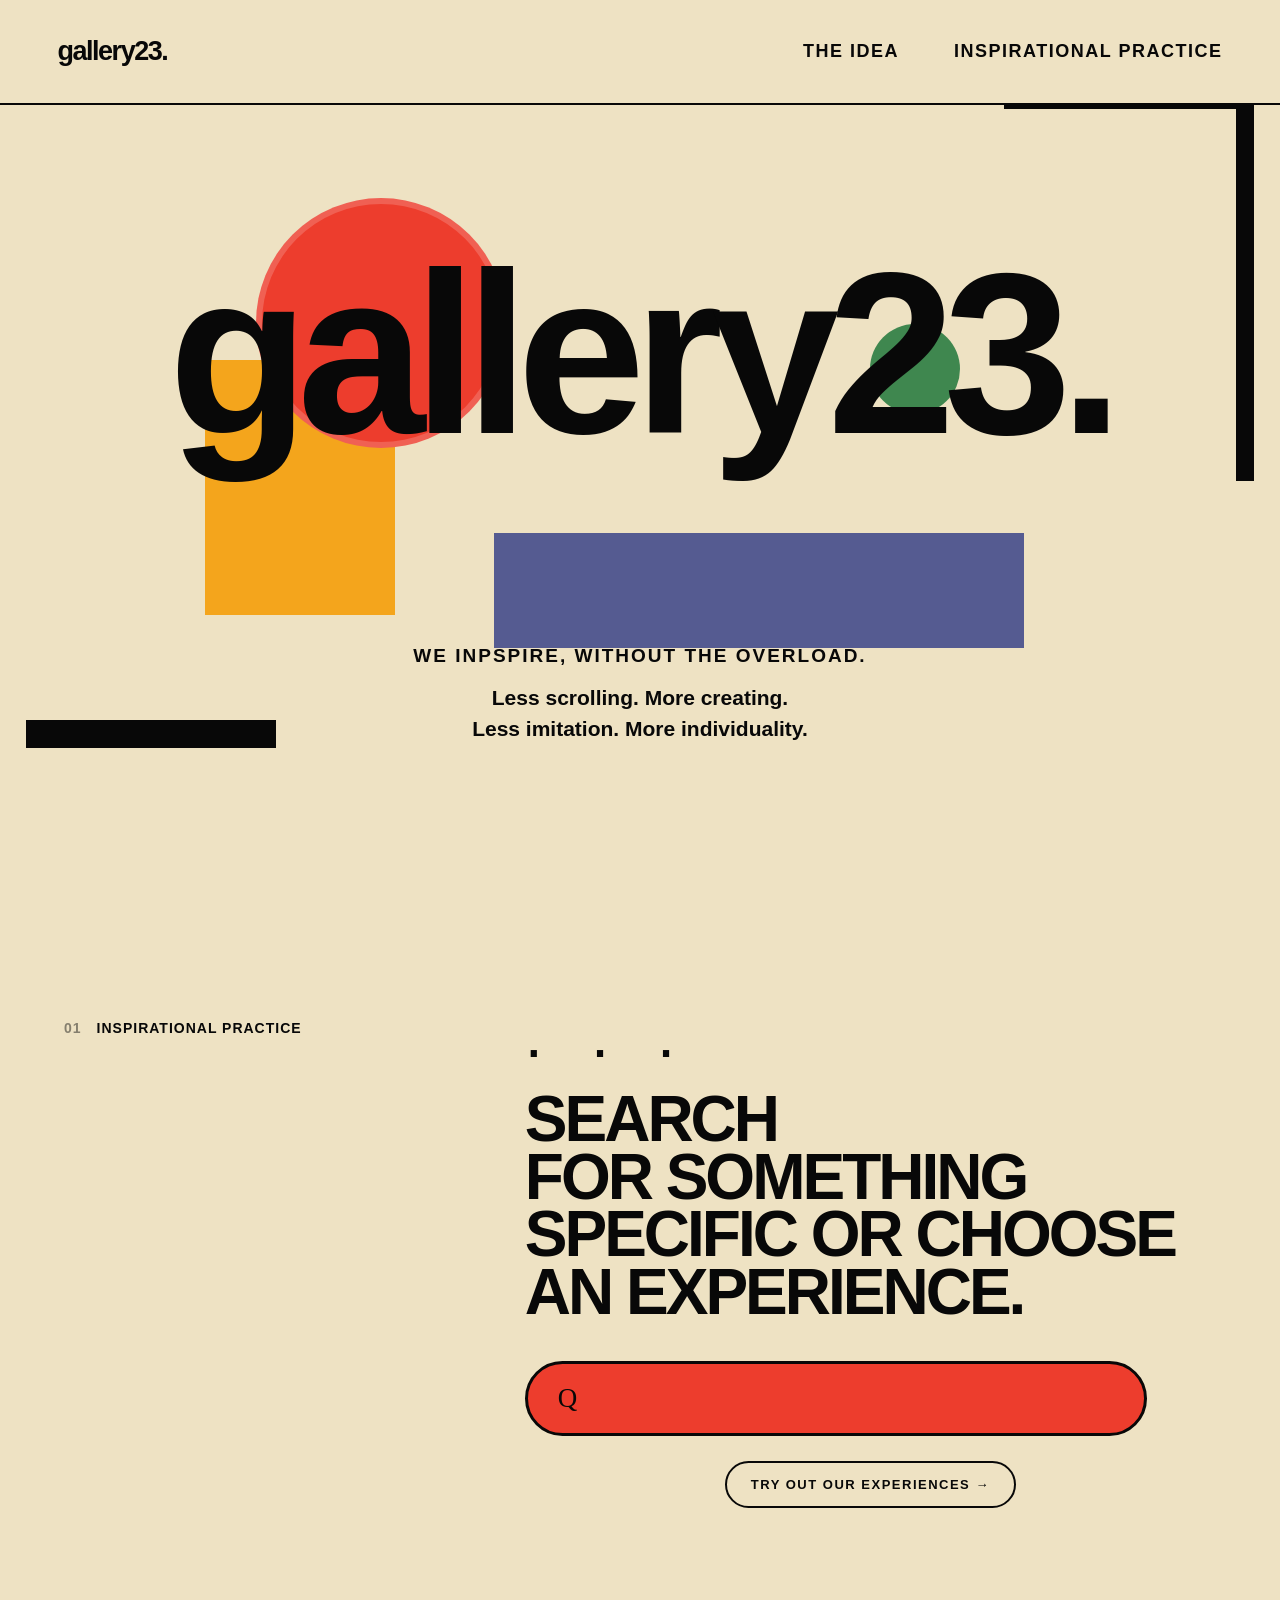
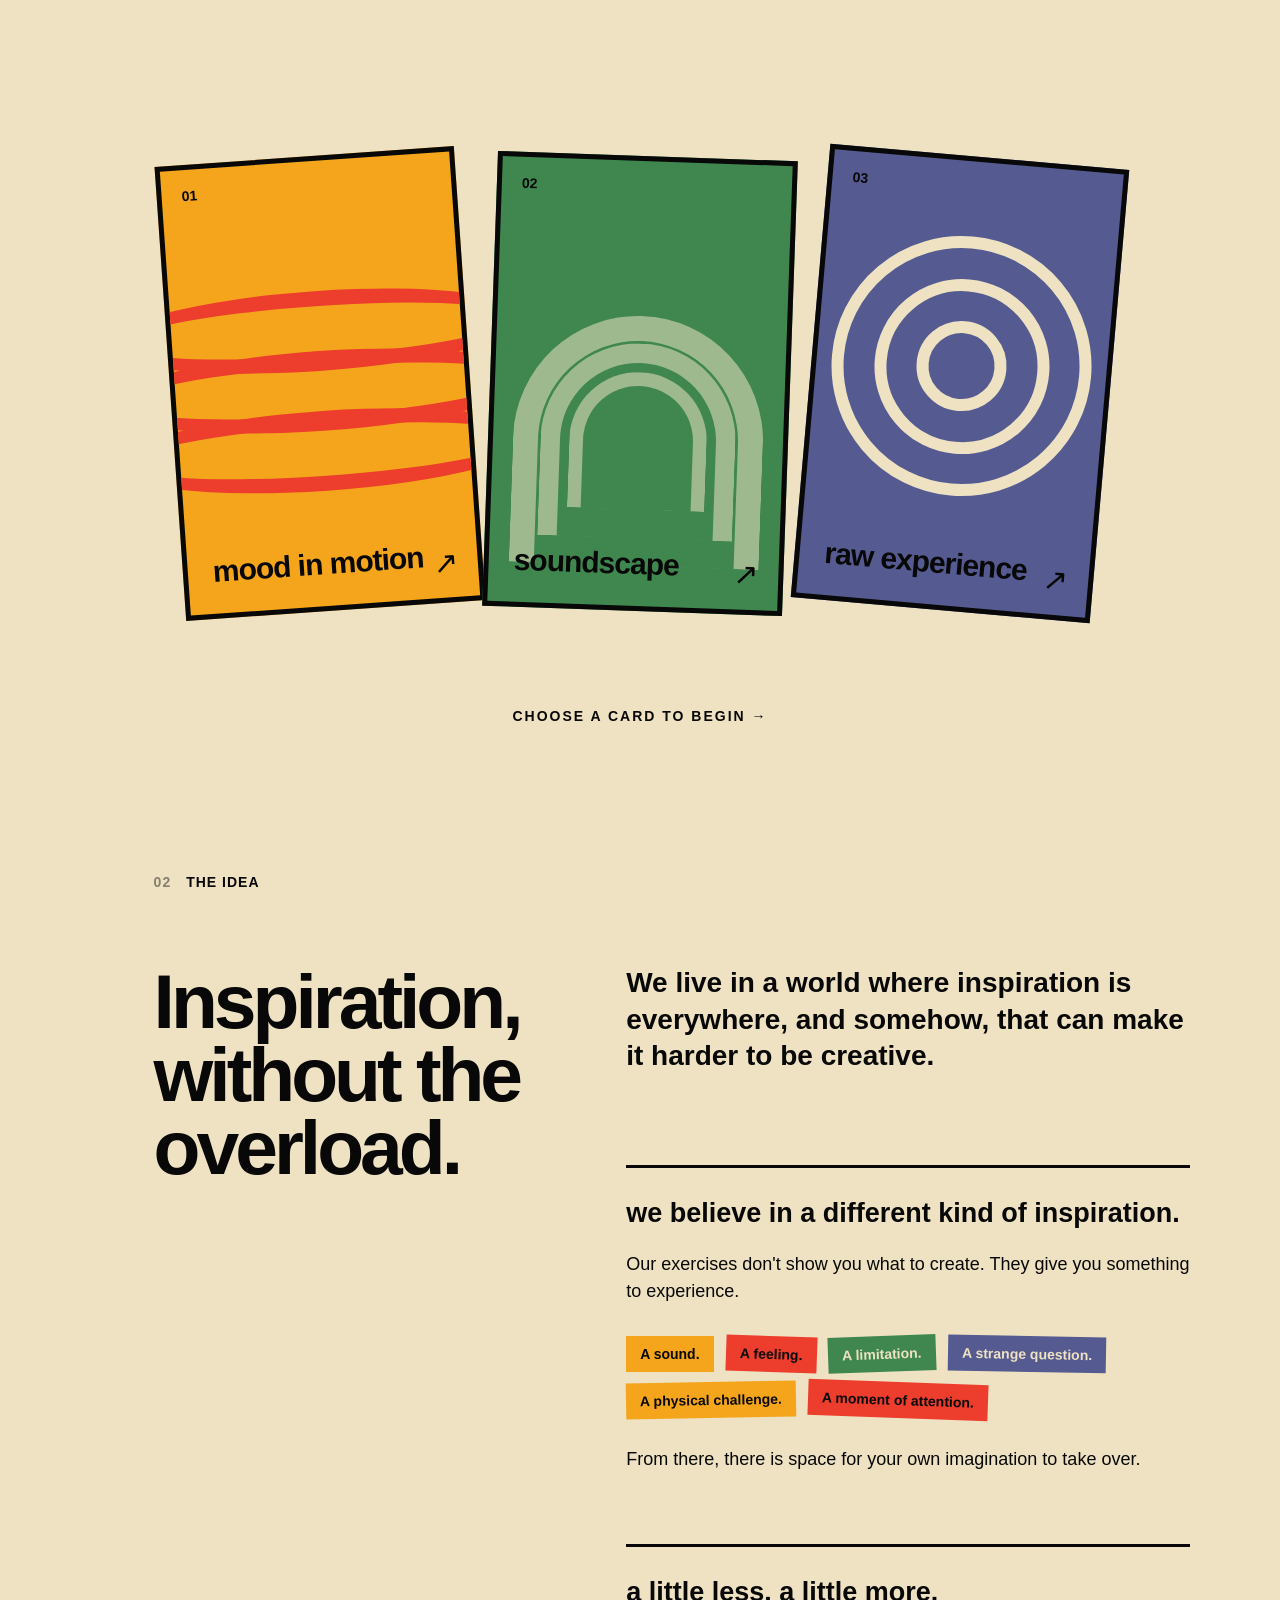
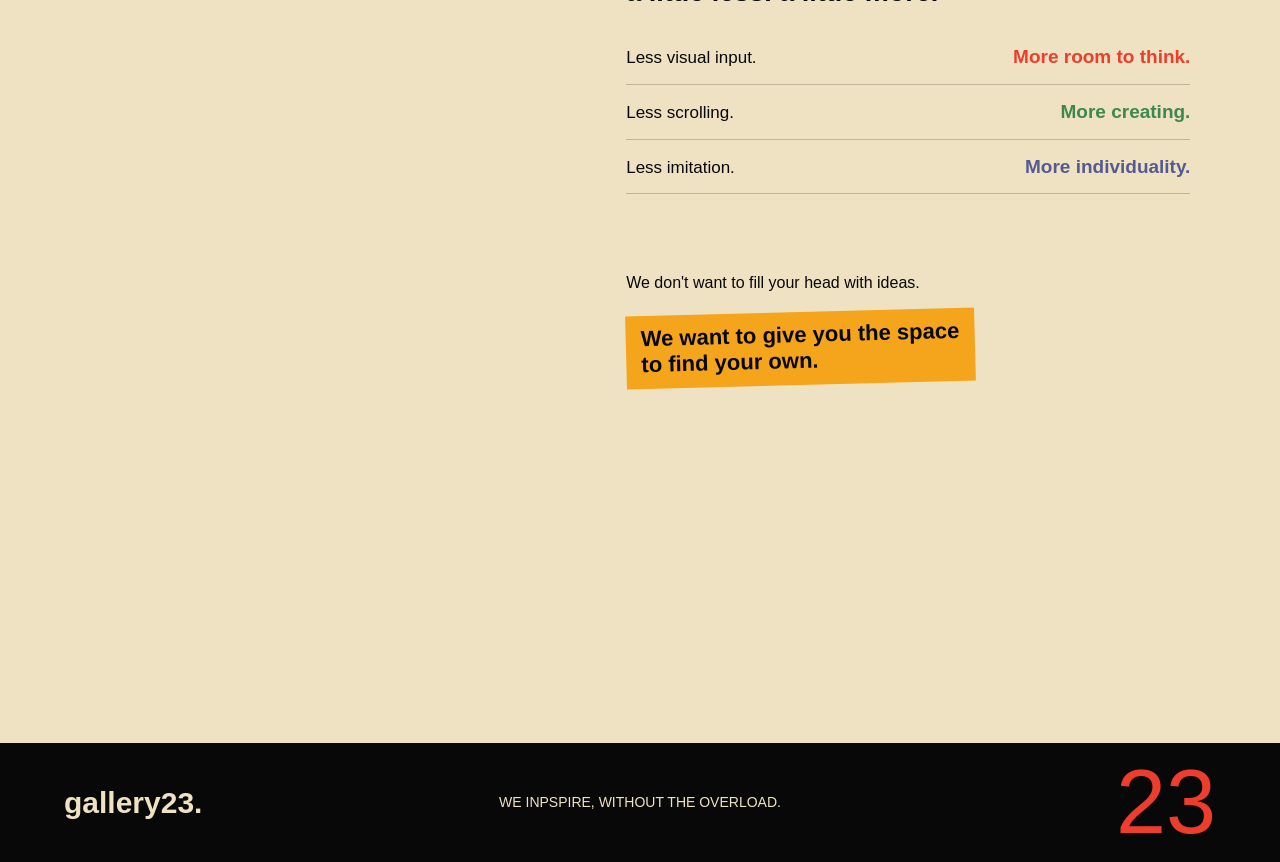
<file: index.html>
<!DOCTYPE html>
<html lang="en">

<head>

    <meta charset="UTF-8">
    <meta name="viewport" content="width=device-width, initial-scale=1.0">

    <title>Inspiration — Gallery23</title>

    <link rel="stylesheet" href="css/style.css">

    <script src="js/gallery.js" defer></script>

</head>

<body>

    <!-- =====================================================
         NAVIGATION
    ====================================================== -->

    <nav class="navbar">

        <a href="index.html" class="nav-logo">
            gallery23.
        </a>

        <div class="nav-links">
            <a href="#the-idea">the idea</a>
            <a href="#inspirational-practice">inspirational practice</a>
        </div>

    </nav>



    <!-- =====================================================
         HERO
    ====================================================== -->

    <main>

        <section class="hero">

            <!-- decorative shapes -->

            <div class="hero-shape orange-circle"></div>

            <div class="hero-shape orange-block"></div>

            <div class="hero-line line-left"></div>

            <div class="hero-line line-right"></div>

            <div class="hero-shape green-circle"></div>

            <div class="hero-shape blue-block"></div>


            <div class="hero-title">

                <h1>gallery23.</h1>

                <div class="hero-message">
                    <p>WE INPSPIRE, WITHOUT THE OVERLOAD.</p>

                    <p>
                        Less scrolling. More creating.<br>
                        Less imitation. More individuality.
                    </p>
                </div>

            </div>

        </section>



        <!-- =====================================================
             INSPIRATIONAL PRACTICE
        ====================================================== -->

        <section class="practice-section" id="inspirational-practice">


            <div class="practice-header">

                <div class="section-label">
                    <span>01</span>
                    <span>INSPIRATIONAL PRACTICE</span>
                </div>


                <div class="practice-question">

                    <span class="dots">. . .</span>

                    <h2>
                        SEARCH <br> FOR 
                        SOMETHING SPECIFIC OR 
                        CHOOSE AN EXPERIENCE. <br>
                
                    </h2>

            
                    <div class="search-bar">

                        <span class="search-icon">Q</span>

                        <input
                            type="text"
                            placeholder=""
                            aria-label="Search inspirational practices"
                        >

                    </div>

                    <a href="#cards" class="see-cards-button">
                        TRY OUT OUR EXPERIENCES →
                    </a>

                </div>

            </div>


<!-- =================================================
     CARD STACK
================================================== -->

<div class="card-area" id="cards">


    <!-- ================= CARD 1 ================= -->

    <article
        class="practice-card card-orange"
        data-page="mood-in-motion.html"
        data-number="01"
        data-title="mood in motion"
        data-label="A SMALL IMPULSE"
        data-description="Move what you feel. A playful exercise that turns emotions into shapes, colours and movement. Let your hand take the lead and discover what your feelings look like without having to explain them."
    >

        <div class="card-number">
            01
        </div>

        <div class="card-art">

            <div class="wave wave-1"></div>
            <div class="wave wave-2"></div>
            <div class="wave wave-3"></div>

        </div>

        <div class="card-title">
            mood in motion
        </div>

        <div class="card-arrow">
            ↗
        </div>

    </article>



    <!-- ================= CARD 2 ================= -->

    <article
        class="practice-card card-green"
        data-page="soundscape.html"
        data-number="02"
        data-title="soundscape"
        data-label="A SMALL IMPULSE"
        data-description="Listen beyond the obvious. Use sound as your starting point. Slow down, pay attention and let what you hear create unexpected images, thoughts and ideas in your mind."
    >

        <div class="card-number">
            02
        </div>

        <div class="card-art">

            <div class="green-arc arc-one"></div>
            <div class="green-arc arc-two"></div>
            <div class="green-arc arc-three"></div>

        </div>

        <div class="card-title">
            soundscape
        </div>

        <div class="card-arrow">
            ↗
        </div>

    </article>



    <!-- ================= CARD 3 ================= -->

    <article
        class="practice-card card-blue"
        data-page="raw-experience.html"
        data-number="03"
        data-title="raw experience"
        data-label="A SMALL IMPULSE"
        data-description="Step outside your usual perspective. Simple situations can become creative impulses when you really experience them. Observe, listen, notice and allow the ordinary to feel unfamiliar."
    >

        <div class="card-number">
            03
        </div>

        <div class="card-art">

            <div class="raw-circle circle-one"></div>
            <div class="raw-circle circle-two"></div>
            <div class="raw-circle circle-three"></div>

        </div>

        <div class="card-title">
            raw experience
        </div>

        <div class="card-arrow">
            ↗
        </div>

    </article>

</div>


<div class="card-instruction">
    choose a card to begin →
</div>


        <!-- =====================================================
             THE IDEA
        ====================================================== -->

        <section class="idea-section" id="the-idea">

            <div class="section-label">
                <span>02</span>
                <span>THE IDEA</span>
            </div>

            <div class="idea-grid">

                <div class="idea-heading">

                    <h2>
                        Inspiration,<br>
                        without the<br>
                        overload.
                    </h2>


                </div>

                <div class="idea-text">

                    <p class="intro-text">
                        We live in a world where inspiration is everywhere,
                        and somehow, that can make it harder to be creative.
                    </p>
<!--
                    <div class="idea-block">

                        <h3>When inspiration becomes imitation</h3>

                        <p>
                            Platforms like Pinterest give us endless images,
                            references and ideas. But when we are constantly
                            consuming other people's work, inspiration can
                            quickly turn into imitation.
                        </p>

                        <p>
                            We start with what we've seen instead of what we
                            feel, think or imagine ourselves.
                        </p>

                    </div>
-->
                    <div class="idea-block">

                        <h3>We believe in a different kind of inspiration.</h3>

                        <p>
                            Our exercises don't show you what to create.
                            They give you something to experience.
                        </p>

                        <div class="inspiration-list">
                            <span>A sound.</span>
                            <span>A feeling.</span>
                            <span>A limitation.</span>
                            <span>A strange question.</span>
                            <span>A physical challenge.</span>
                            <span>A moment of attention.</span>
                        </div>

                        <p>
                            From there, there is space for your own
                            imagination to take over.
                        </p>

                    </div>

                    <div class="idea-block idea-less-more">

                        <h3>A little less. A little more.</h3>

                        <div class="less-more-line">
                            <span>Less visual input.</span>
                            <strong>More room to think.</strong>
                        </div>

                        <div class="less-more-line">
                            <span>Less scrolling.</span>
                            <strong>More creating.</strong>
                        </div>

                        <div class="less-more-line">
                            <span>Less imitation.</span>
                            <strong>More individuality.</strong>
                        </div>

                    </div>

                    <div class="idea-closing">
                        <p>
                            We don't want to fill your head with ideas.
                        </p>

                        <p class="closing-emphasis">
                            We want to give you the space<br>
                            to find your own.
                        </p>
                    </div>

                </div>

            </div>

        </section>



<!-- =====================================================
     CARD MODAL
====================================================== -->

<div class="card-modal" id="cardModal">

    <button
        class="modal-close"
        id="modalClose"
        aria-label="Close card"
    >
        ×
    </button>


    <div class="modal-card-wrapper">

        <div class="modal-card" id="modalCard">

            <!-- FRONT -->
            <div class="modal-front">

                <div
                    class="modal-card-number"
                    id="modalNumber"
                >
                    01
                </div>

                <div
                    class="modal-art"
                    id="modalArt"
                ></div>

                <h2 id="modalTitle">
                    mood in motion
                </h2>

            </div>


            <!-- BACK -->
            <div class="modal-back">

                <div
                    class="back-label"
                    id="modalLabel"
                >
                    A SMALL IMPULSE
                </div>

                <p id="modalDescription">
                    Move what you feel.
                    A playful exercise that turns emotions
                    into shapes, colours and movement.
                </p>

                <span class="back-hint">
                    CLICK THE CARD TO RETURN
                </span>

            </div>

        </div>

    </div>


    <button
        class="flip-button"
        id="flipButton"
    >
        FLIP THE CARD ↻
    </button>


    <a
        href="#"
        class="practice-button"
        id="practiceButton"
    >
        TRY THIS INSPIRATIONAL PRACTICE →
    </a>

</div>



</main>


<!-- =====================================================
     FOOTER
===================================================== -->

<footer>

    <div class="footer-logo">
        gallery23.
    </div>

    <div class="footer-text">
        WE INPSPIRE, WITHOUT THE OVERLOAD.
    </div>

    <div class="footer-number">
        23
    </div>

</footer>
</body>

</html>
</file>
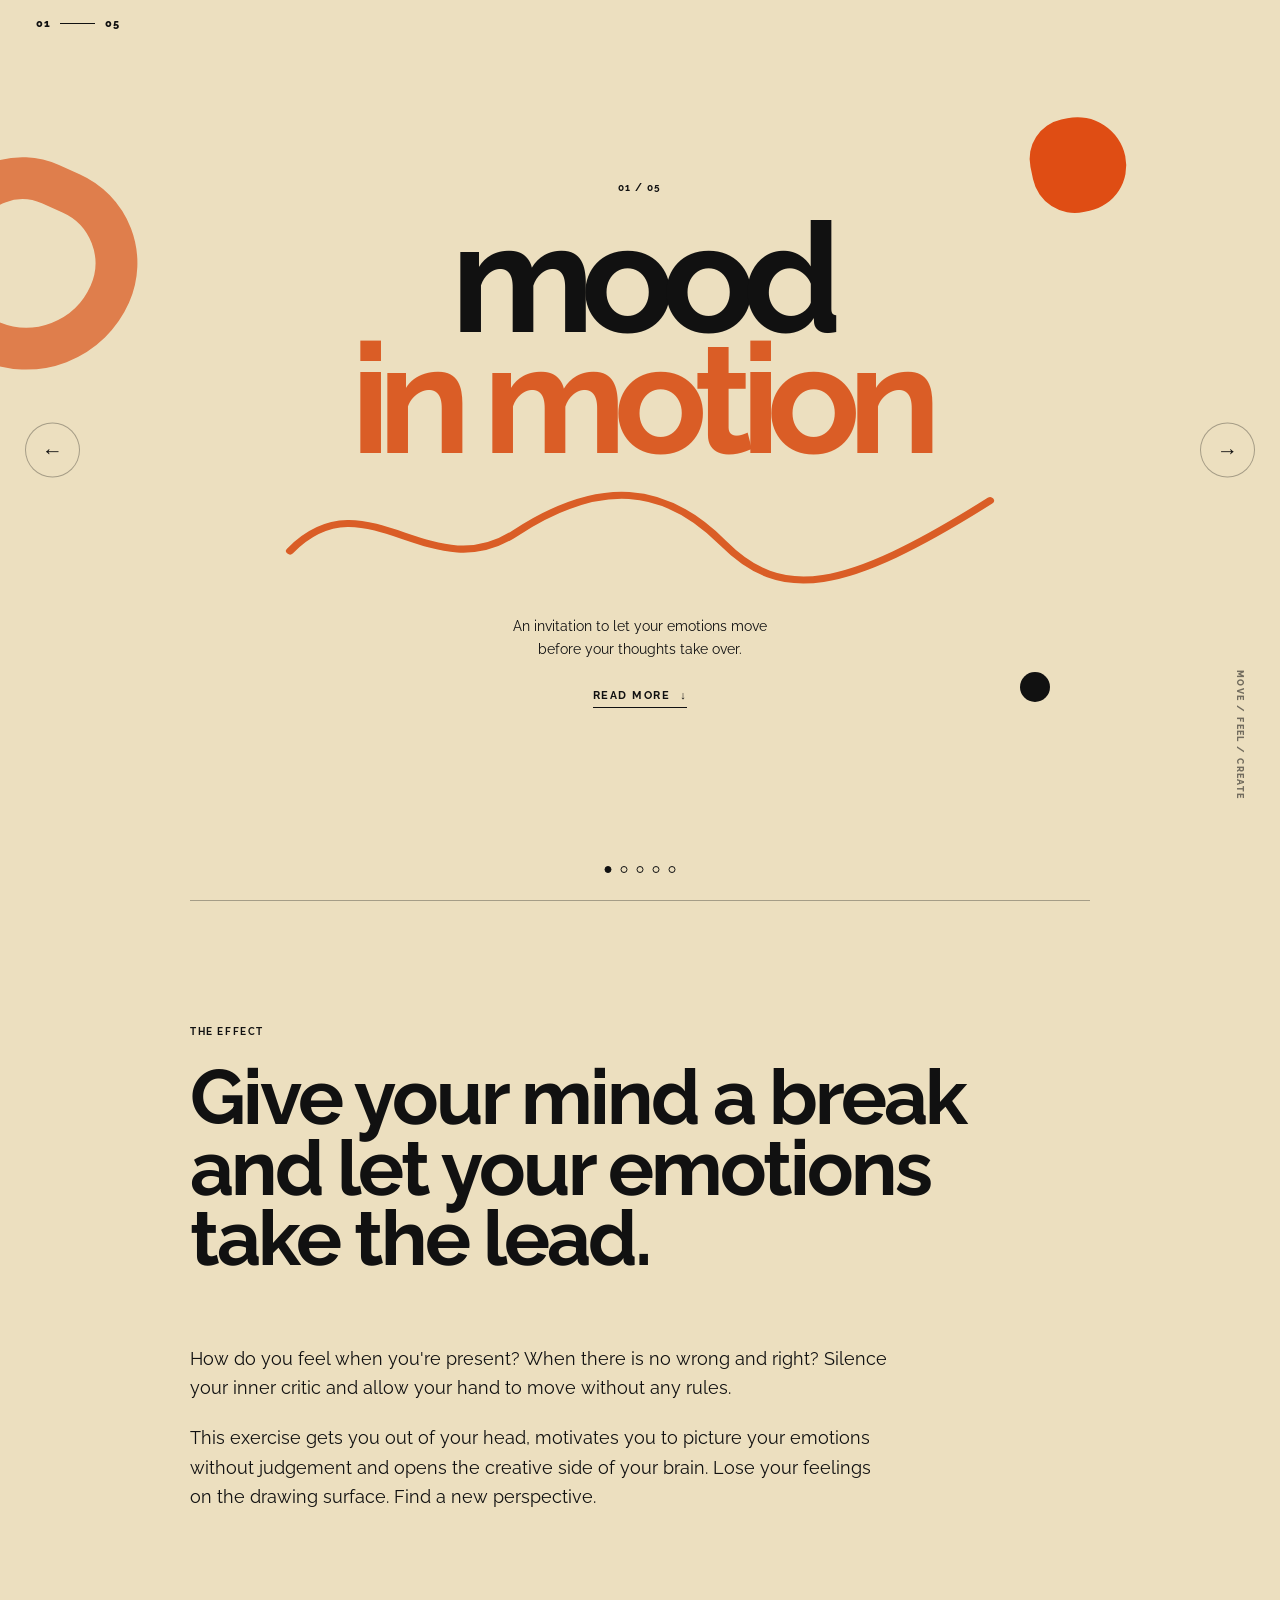
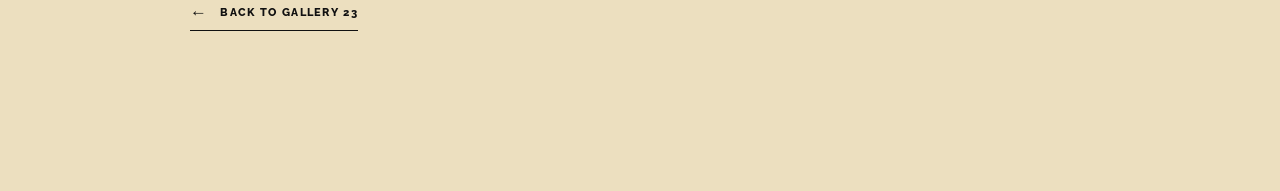
<file: pages/mood-in-motion.html>
<!DOCTYPE html>
<html lang="en">

<head>
    <meta charset="UTF-8">
    <meta name="viewport" content="width=device-width, initial-scale=1.0">

    <title>Mood in Motion</title>

    <link rel="preconnect" href="https://fonts.googleapis.com">
    <link rel="preconnect" href="https://fonts.gstatic.com" crossorigin>

    <link
        href="https://fonts.googleapis.com/css2?family=Raleway:wght@400;500;600;700;800;900&display=swap"
        rel="stylesheet"
    >

    <link rel="stylesheet" href="../css/mood-in-motion.css">
</head>

<body>

<main class="mood-page">

    <!-- =====================================================
         TOP BAR
         ===================================================== -->

    <header class="top-bar">
        <span id="slideCurrent">01</span>
        <span class="top-line"></span>
        <span>05</span>
    </header>


    <!-- =====================================================
         CAROUSEL
         ===================================================== -->

    <section class="carousel" id="carousel">

        <!-- 01 / INTRO -->
        <article class="slide slide-intro active">

            <div class="intro-shape intro-shape-one"></div>
            <div class="intro-shape intro-shape-two"></div>
            <div class="intro-shape intro-shape-three"></div>

            <div class="intro-content">

                <p class="eyebrow">01 / 05</p>

                <h1>
                    mood<br>
                    <span>in motion</span>
                </h1>

                <div class="intro-scribble" aria-hidden="true">
                    <svg viewBox="0 0 720 170" preserveAspectRatio="none">
                        <path d="M10 111 C85 24, 150 154, 235 91 S385 36, 443 102 S563 159, 710 54"/>
                    </svg>
                </div>

                <p class="intro-copy">
                    An invitation to let your emotions move<br>
                    before your thoughts take over.
                </p>
                <a href="#effect" class="read-more">
                    <span>read more</span>
                    <span>↓</span>
                </a>

            </div>

            <div class="intro-side-note">
                move / feel / create
            </div>

        </article>


        <!-- 02 / YOU NEED -->
        <article class="slide slide-needs">

            <div class="needs-decoration needs-decoration-one"></div>
            <div class="needs-decoration needs-decoration-two"></div>

            <div class="needs-content">

                <p class="eyebrow">02 / 05</p>

                <h2>
                    you need<span>…</span>
                </h2>

                <div class="needs-stage">

                    <div class="need-object paper">
                        <span class="paper-corner"></span>

                        <p>
                            something<br>
                            to draw on
                        </p>

                        <span class="paper-mark">01</span>
                    </div>


                    <div class="need-object crayons">

                        <span class="crayon crayon-one"></span>
                        <span class="crayon crayon-two"></span>
                        <span class="crayon crayon-three"></span>
                        <span class="crayon crayon-four"></span>

                        <p>colours</p>

                    </div>


                    <div class="need-object hand">

                        <span class="hand-line"></span>

                        <p>
                            and a little<br>
                            time for yourself
                        </p>

                    </div>

                </div>

                <p class="needs-footer">
                    nothing more. nothing perfect.
                </p>

            </div>

        </article>


        <!-- 03 / FEELING -->
        <article class="slide slide-feeling">

            <p class="eyebrow">03 / 05</p>

            <div class="feeling-stage">

                <div class="feeling-ring feeling-ring-one"></div>
                <div class="feeling-ring feeling-ring-two"></div>

                <h2>
                    how do <em>you</em><br>
                    feel?
                </h2>

                <div
                    class="bubble bubble-a"
                    data-feeling="energized">
                </div>

                <div
                    class="bubble bubble-b"
                    data-feeling="calm">
                </div>

                <div
                    class="bubble bubble-c"
                    data-feeling="happy">
                </div>

                <div
                    class="bubble bubble-d"
                    data-feeling="anxious">
                </div>

                <div
                    class="bubble bubble-e"
                    data-feeling="inspired">
                </div>

                <p class="bubble-hint">
                    move your cursor through your feelings
                </p>

            </div>

        </article>


        <!-- 04 / EXAMPLES -->
        <article class="slide slide-examples">

            <div class="examples-decoration examples-circle"></div>
            <div class="examples-decoration examples-star">✦</div>

            <p class="eyebrow">04 / 05</p>

            <div class="examples-content">

                <h2>
                    there is no wrong<br>
                    way to feel.
                </h2>

                <div
                    class="feeling-words"
                    aria-label="Examples of feelings">

                    <span class="word word-one">happy</span>
                    <span class="word word-two">anxious</span>
                    <span class="word word-three">energized</span>
                    <span class="word word-four">inspired</span>
                    <span class="word word-five">sad</span>
                    <span class="word word-six">calm</span>

                </div>

                <p class="examples-note">
                    Maybe yours feels different.<br>
                    That's exactly the point.
                </p>

            </div>

        </article>


        <!-- 05 / FORM -->
        <article class="slide slide-form">

            <div class="form-decoration form-circle"></div>
            <div class="form-decoration form-circle-small"></div>

            <p class="eyebrow">05 / 05</p>

            <div class="form-content">

                <div class="form-heading">

                    <h2>
                        give it<br>
                        <span>form</span>
                        &amp;
                        <span>colour</span>
                    </h2>

                    <p>
                        Don't draw what it looks like.<br>
                        Draw what it feels like.
                    </p>

                </div>


                <div class="drawing-field" aria-hidden="true">

                    <span class="blob blob-one"></span>
                    <span class="blob blob-two"></span>
                    <span class="blob blob-three"></span>

                    <span class="scribble scribble-one"></span>
                    <span class="scribble scribble-two"></span>

                    <span class="little-dot dot-one"></span>
                    <span class="little-dot dot-two"></span>
                    <span class="little-dot dot-three"></span>

                </div>


                <div class="handwritten">

                    <span>let your hand wander.</span>
                    <span>there is no right or wrong.</span>

                </div>

            </div>

        </article>

    </section>


    <!-- =====================================================
         SLIDE NAVIGATION
         ===================================================== -->

    <button
        class="nav-button nav-prev"
        id="prevSlide"
        aria-label="Previous slide">
        ←
    </button>

    <button
        class="nav-button nav-next"
        id="nextSlide"
        aria-label="Next slide">
        →
    </button>


    <nav class="dots" aria-label="Slide navigation">

        <button
            class="dot active"
            data-slide="0"
            aria-label="Slide 1">
        </button>

        <button
            class="dot"
            data-slide="1"
            aria-label="Slide 2">
        </button>

        <button
            class="dot"
            data-slide="2"
            aria-label="Slide 3">
        </button>

        <button
            class="dot"
            data-slide="3"
            aria-label="Slide 4">
        </button>

        <button
            class="dot"
            data-slide="4"
            aria-label="Slide 5">
        </button>

    </nav>


    <!-- =====================================================
         EFFECT
         ===================================================== -->

    <section class="effect-section" id="effect">

        <p class="effect-kicker">
            the effect
        </p>

        <h2>
            Give your mind a break<br>
            and let your emotions take the lead.
        </h2>

        <div class="effect-text">

            <p>
                How do you feel when you're present?
                When there is no wrong and right?
                Silence your inner critic and allow your hand
                to move without any rules.
            </p>

            <p>
                This exercise gets you out of your head, motivates you
                to picture your emotions without judgement and opens
                the creative side of your brain. Lose your feelings on
                the drawing surface. Find a new perspective.
            </p>

        </div>


        <!-- BACK TO GALLERY -->

        <a
            class="gallery-link"
            href="../index.html">

            <span>←</span>
            <span>back to gallery 23</span>

        </a>

    </section>

</main>


<script src="../js/mood-in-motion.js"></script>

</body>
</html>
</file>
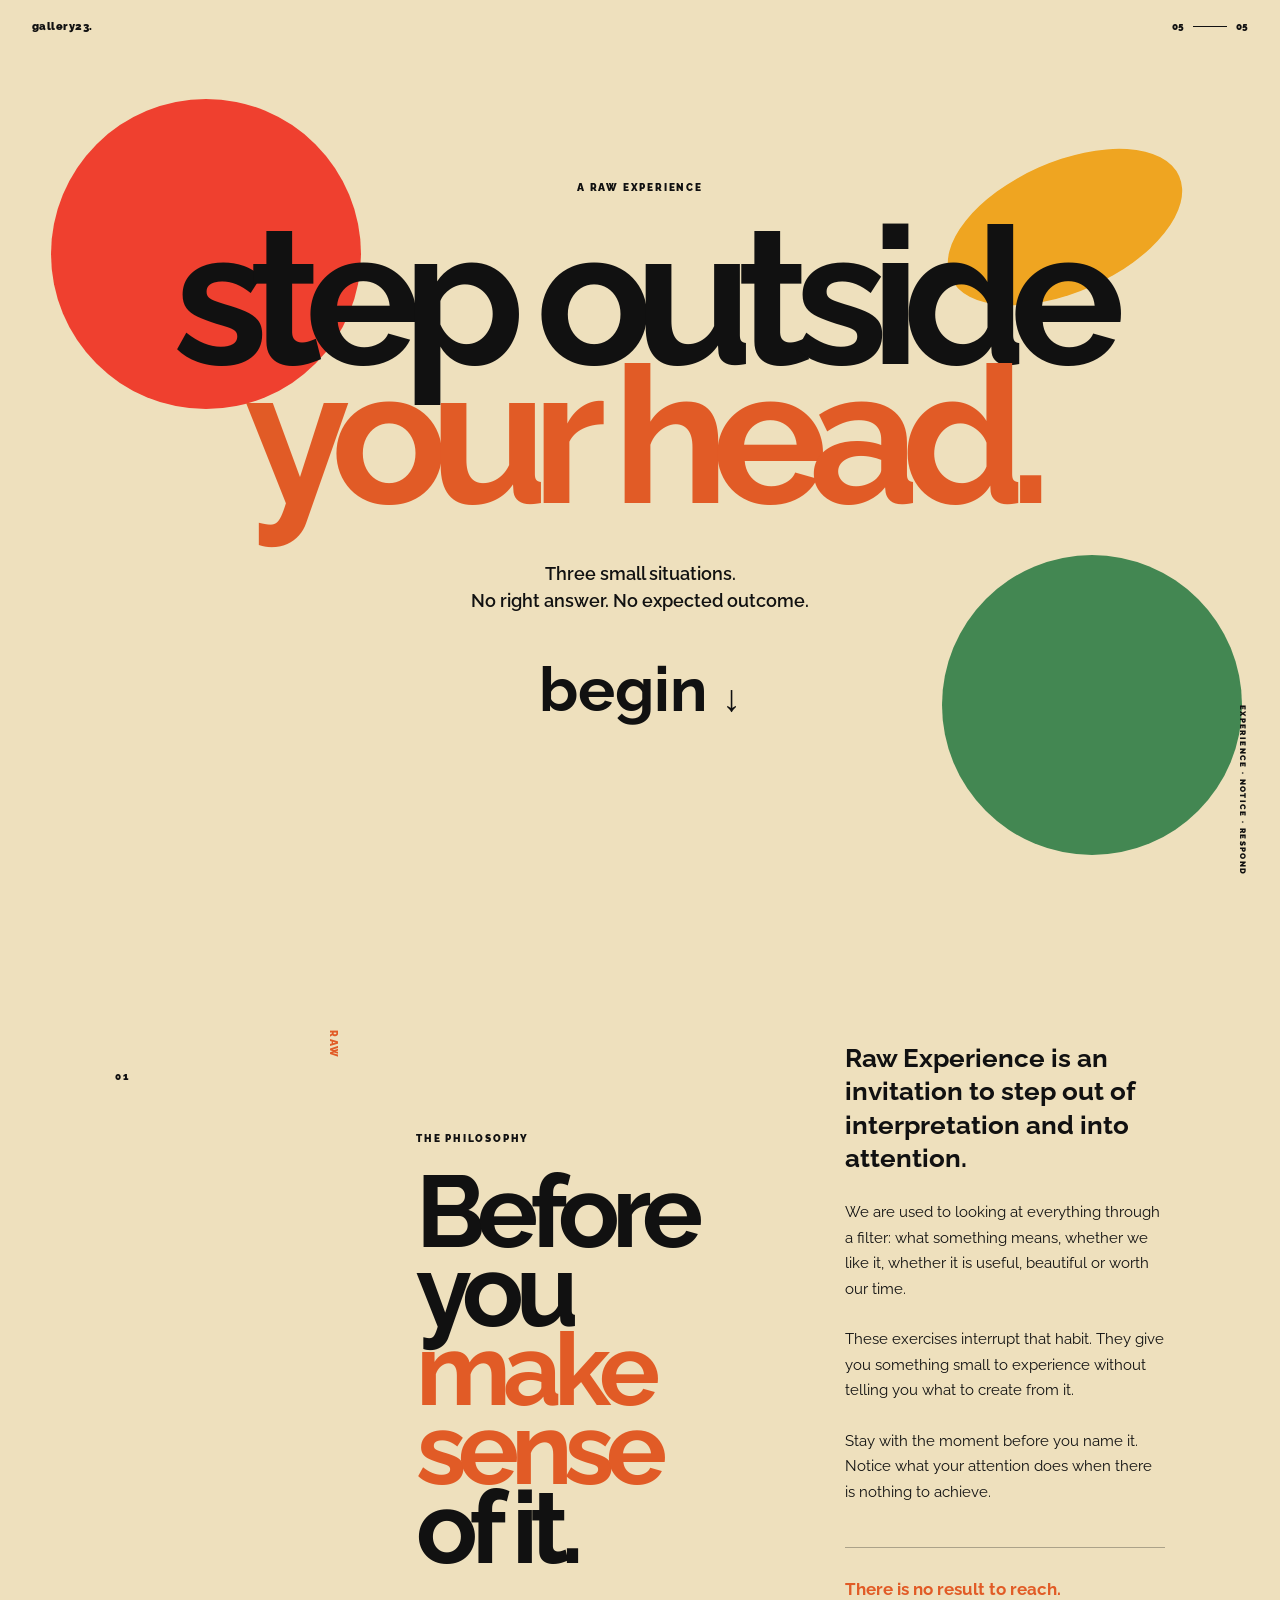
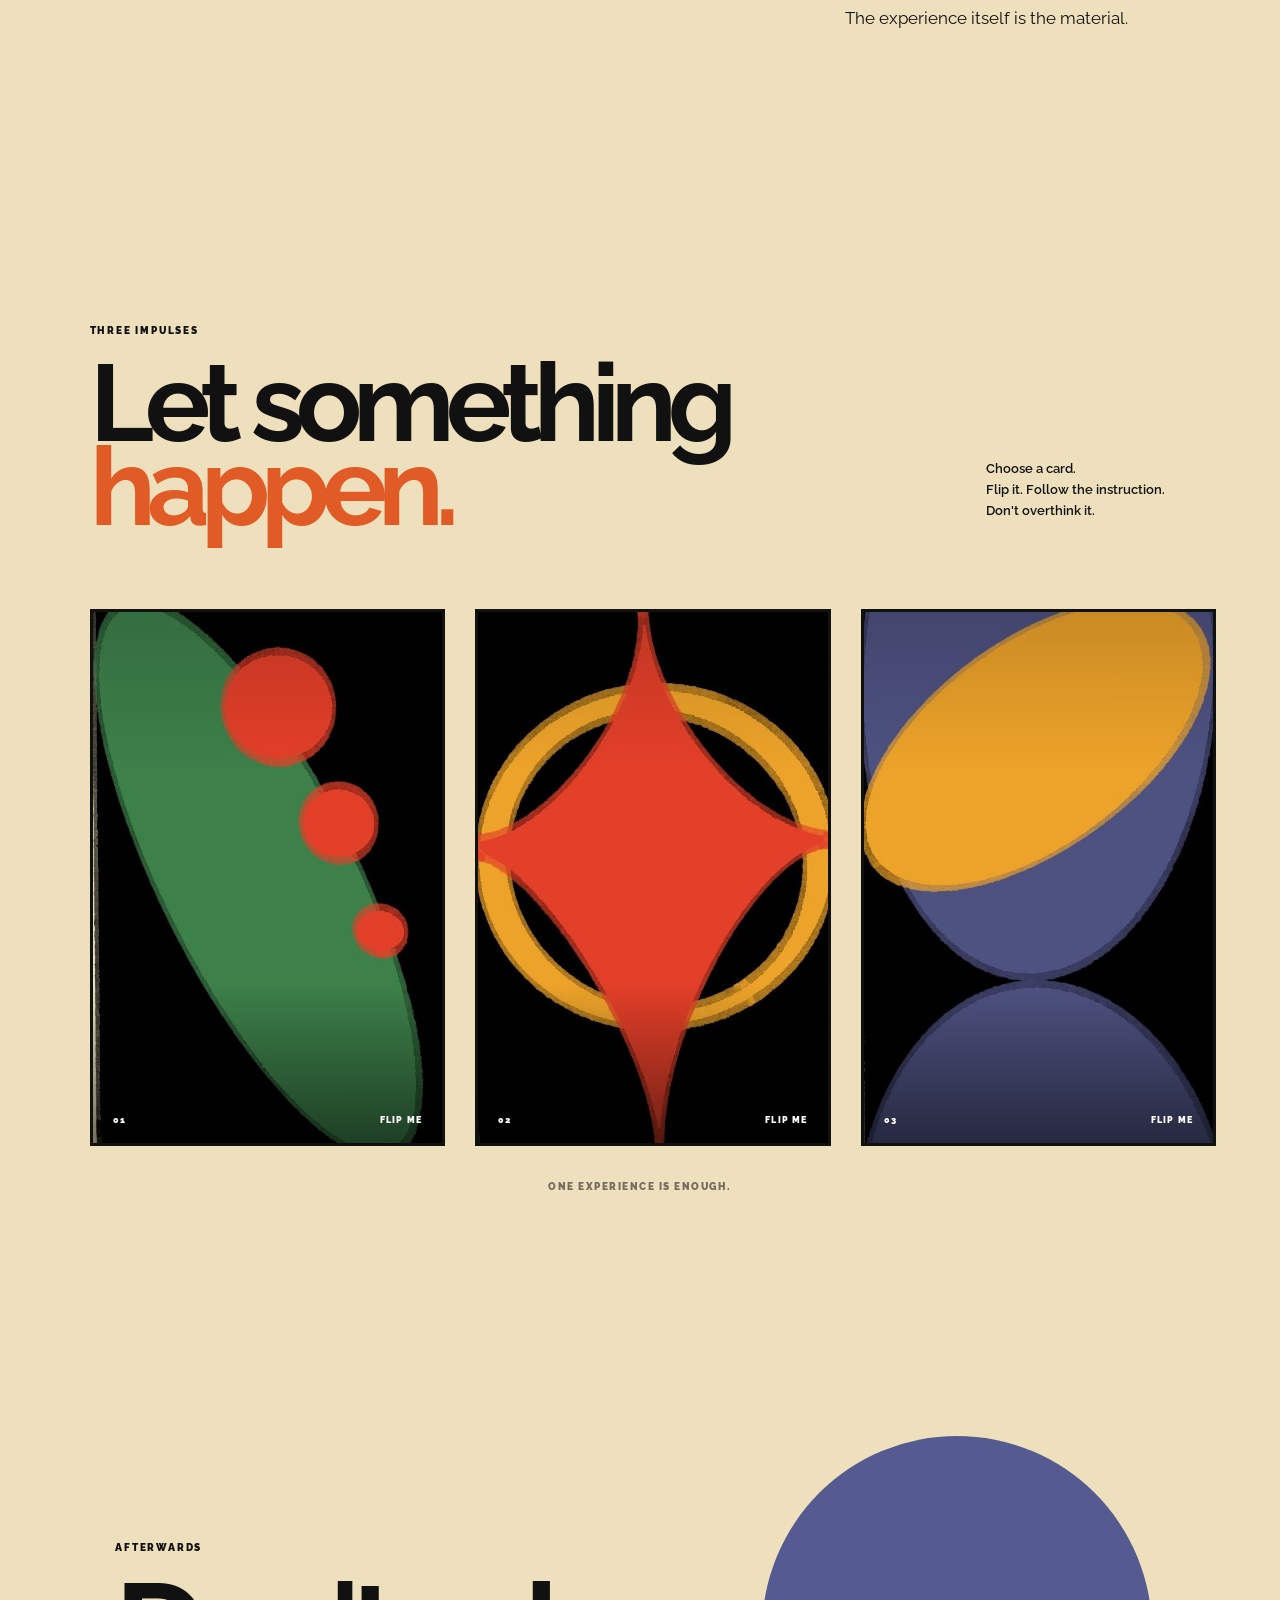
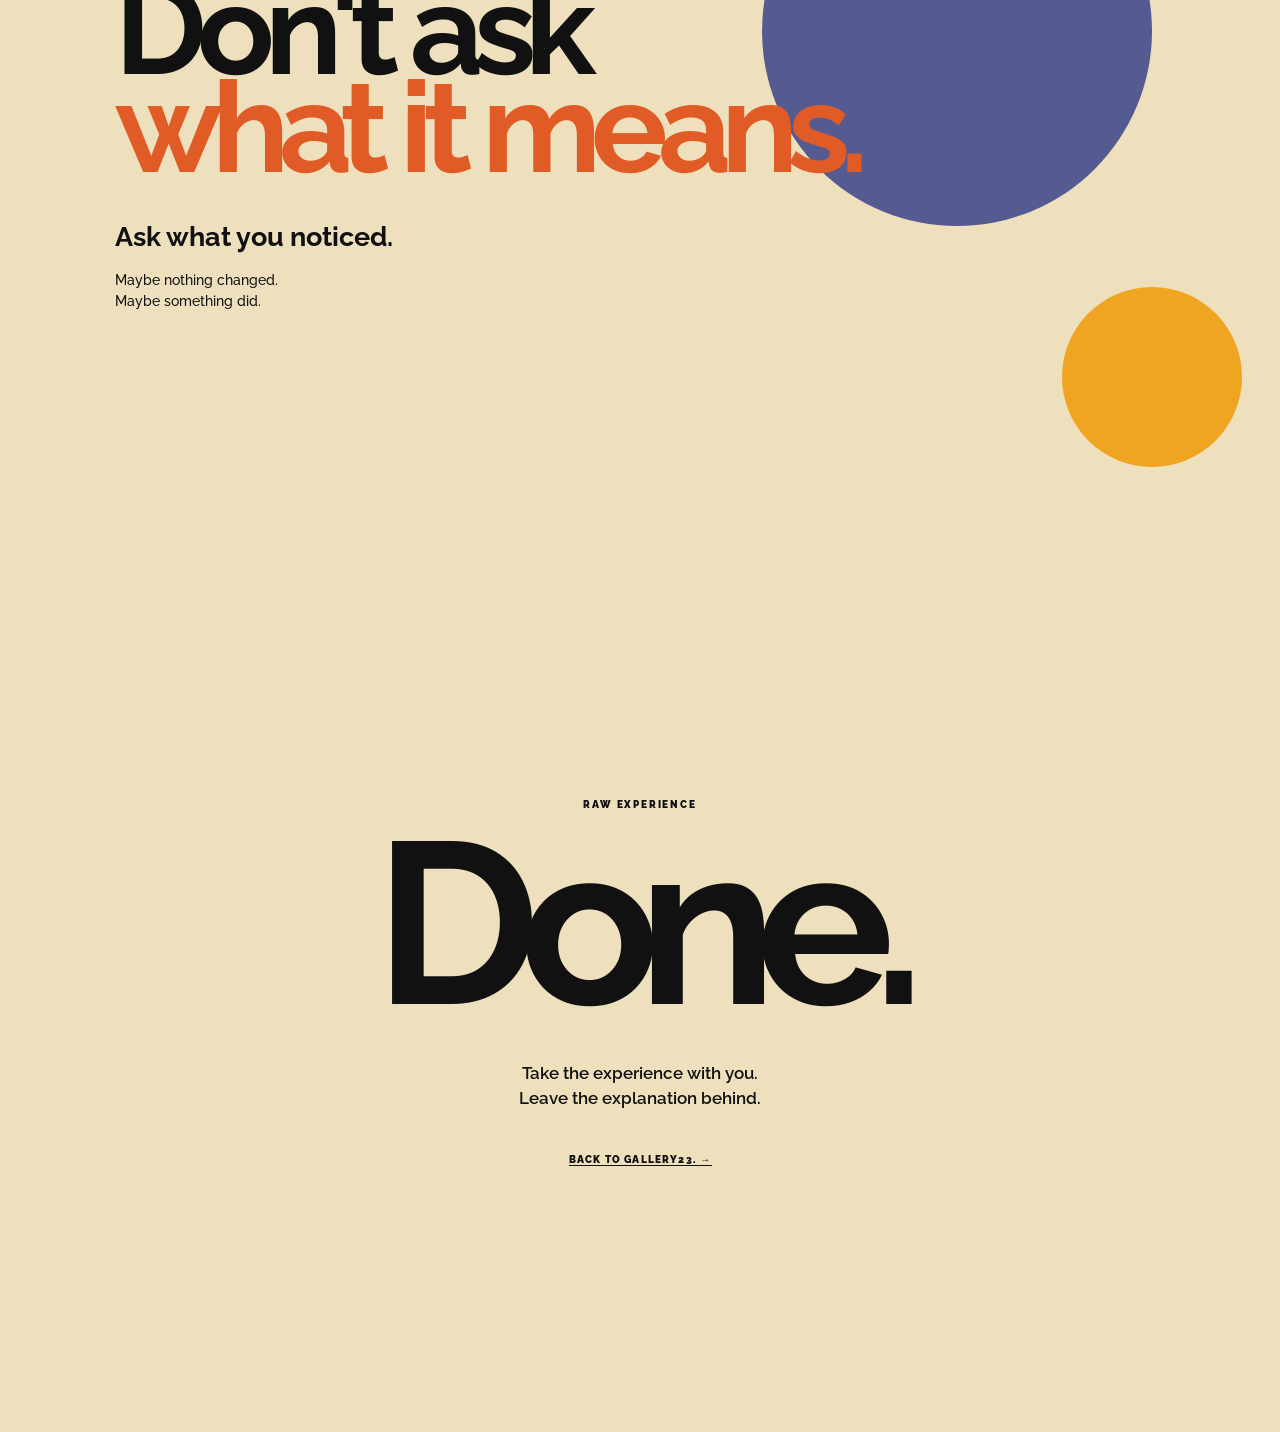
<file: pages/raw-experience.html>
<!DOCTYPE html>
<html lang="en">
<head>
    <meta charset="UTF-8">
    <meta name="viewport" content="width=device-width, initial-scale=1.0">

    <title>Raw Experience — gallery23.</title>

    <link rel="preconnect" href="https://fonts.googleapis.com">
    <link rel="preconnect" href="https://fonts.gstatic.com" crossorigin>
    <link href="https://fonts.googleapis.com/css2?family=Raleway:wght@400;500;600;700;800;900&display=swap" rel="stylesheet">

    <link rel="stylesheet" href="../css/raw-emotion.css">
</head>

<body>

<main class="raw-page">

    <!-- TOP NAV -->

    <header class="raw-nav">
        <a href="../index.html" class="back-home">gallery23.</a>

        <div class="page-count">
            <span>05</span>
            <span class="count-line"></span>
            <span>05</span>
        </div>
    </header>


    <!-- =====================================================
         HERO
    ====================================================== -->

    <section class="raw-hero">

        <div class="shape hero-shape-01"></div>
        <div class="shape hero-shape-02"></div>
        <div class="shape hero-shape-03"></div>

        <div class="hero-content">

            <p class="eyebrow">A RAW EXPERIENCE</p>

            <h1>
                step outside<br>
                <span>your head.</span>
            </h1>

            <p class="hero-lead">
                Three small situations.<br>
                No right answer. No expected outcome.
            </p>

            <button class="begin-button" id="beginButton">
                begin <span>↓</span>
            </button>

        </div>

        <div class="hero-side-note">
            EXPERIENCE · NOTICE · RESPOND
        </div>

    </section>


    <!-- =====================================================
         PHILOSOPHY
    ====================================================== -->

    <section class="raw-philosophy" id="philosophy">

        <div class="philosophy-mark">
            <span>RAW</span>
            <span>01</span>
        </div>

        <div class="philosophy-title">

            <p class="eyebrow">THE PHILOSOPHY</p>

            <h2>
                Before you<br>
                <span>make sense</span><br>
                of it.
            </h2>

        </div>

        <div class="philosophy-text">

            <p class="philosophy-big">
                Raw Experience is an invitation to step out of
                interpretation and into attention.
            </p>

            <p>
                We are used to looking at everything through a filter:
                what something means, whether we like it, whether it is
                useful, beautiful or worth our time.
            </p>

            <p>
                These exercises interrupt that habit. They give you
                something small to experience without telling you what
                to create from it.
            </p>

            <p>
                Stay with the moment before you name it.
                Notice what your attention does when there is nothing
                to achieve.
            </p>

            <div class="philosophy-rule"></div>

            <p class="philosophy-final">
                <strong>There is no result to reach.</strong><br>
                The experience itself is the material.
            </p>

        </div>

    </section>


    <!-- =====================================================
         CARDS
    ====================================================== -->

    <section class="raw-cards-section" id="experiences">

        <div class="cards-heading">

            <div>
                <p class="eyebrow">THREE IMPULSES</p>

                <h2>
                    Let something<br>
                    <span>happen.</span>
                </h2>
            </div>

            <p>
                Choose a card.<br>
                Flip it. Follow the instruction.<br>
                Don't overthink it.
            </p>

        </div>


        <div class="raw-cards">

            <!-- CARD 01 -->

            <article class="raw-card" tabindex="0">

                <div class="card-inner">

                    <div class="card-front">
                        <img
                            src="../images/raw-01.jpeg"
                            alt="Abstract green and red organic shapes"
                        >

                        <div class="image-overlay"></div>

                        <div class="card-front-info">
                            <span>01</span>
                            <span>FLIP ME</span>
                        </div>
                    </div>

                    <div class="card-back">

                        <div class="back-top">
                            <span>01</span>
                            <span>RAW EXPERIENCE</span>
                        </div>

                        <p class="back-text">
                            Sit in front of a mirror and look at your reflection.
                            Look very closely, even at the things you haven’t yet
                            learnt to love. Think about how organic shapes and
                            structures from nature are reflected in your skin.
                        </p>

                        <div class="back-bottom">
                            NOTICE WHAT YOU NORMALLY LOOK PAST.
                        </div>

                    </div>

                </div>

            </article>


            <!-- CARD 02 -->

            <article class="raw-card" tabindex="0">

                <div class="card-inner">

                    <div class="card-front">
                        <img
                            src="../images/raw-02.jpeg"
                            alt="Abstract red star shape surrounded by a yellow circle"
                        >

                        <div class="image-overlay"></div>

                        <div class="card-front-info">
                            <span>02</span>
                            <span>FLIP ME</span>
                        </div>
                    </div>

                    <div class="card-back">

                        <div class="back-top">
                            <span>02</span>
                            <span>RAW EXPERIENCE</span>
                        </div>

                        <p class="back-text">
                            Lie down on the floor and stare at the ceiling
                            whilst listening to a 20-minute Pink Floyd song.
                        </p>

                        <div class="back-bottom">
                            LET TIME BECOME PART OF THE EXPERIENCE.
                        </div>

                    </div>

                </div>

            </article>


            <!-- CARD 03 -->

            <article class="raw-card" tabindex="0">

                <div class="card-inner">

                    <div class="card-front">
                        <img
                            src="../images/raw-03.jpeg"
                            alt="Abstract yellow and blue organic forms"
                        >

                        <div class="image-overlay"></div>

                        <div class="card-front-info">
                            <span>03</span>
                            <span>FLIP ME</span>
                        </div>
                    </div>

                    <div class="card-back">

                        <div class="back-top">
                            <span>03</span>
                            <span>RAW EXPERIENCE</span>
                        </div>

                        <p class="back-text">
                            Sit down on your own in a café and don’t take
                            anything with you to keep yourself occupied.
                            Watch the people going by and listen in on the
                            conversations at the tables next to you.
                        </p>

                        <div class="back-bottom">
                            BE PRESENT WITHOUT NEEDING TO PARTICIPATE.
                        </div>

                    </div>

                </div>

            </article>

        </div>

        <p class="cards-footnote">
            one experience is enough.
        </p>

    </section>


    <!-- =====================================================
         AFTER EXPERIENCE
    ====================================================== -->

    <section class="after-section">

        <div class="after-shape after-shape-left"></div>
        <div class="after-shape after-shape-right"></div>

        <div class="after-content">

            <p class="eyebrow">AFTERWARDS</p>

            <h2>
                Don't ask<br>
                <span>what it means.</span>
            </h2>

            <p>
                Ask what you noticed.
            </p>

            <p class="after-small">
                Maybe nothing changed.<br>
                Maybe something did.
            </p>

        </div>

    </section>


    <!-- =====================================================
         END
    ====================================================== -->

    <section class="raw-end">

        <p class="eyebrow">RAW EXPERIENCE</p>

        <h2>Done.</h2>

        <p>
            Take the experience with you.<br>
            Leave the explanation behind.
        </p>

        <a href="../index.html" class="home-link">
            back to gallery23. →
        </a>

    </section>

</main>


<script>

    /* =====================================================
       CARD FLIP
    ====================================================== */

    const cards = document.querySelectorAll(".raw-card");

    cards.forEach(card => {

        const flipCard = () => {
            card.classList.toggle("flipped");
        };

        card.addEventListener("click", flipCard);

        card.addEventListener("keydown", event => {

            if (event.key === "Enter" || event.key === " ") {

                event.preventDefault();
                flipCard();

            }

        });

    });


    /* =====================================================
       START BUTTON
    ====================================================== */

    document.getElementById("beginButton").addEventListener("click", () => {

        document.getElementById("experiences").scrollIntoView({
            behavior: "smooth"
        });

    });


    /* =====================================================
       SUBTLE PARALLAX ON THE HERO FORMS
    ====================================================== */

    const hero = document.querySelector(".raw-hero");
    const shapes = document.querySelectorAll(".hero-shape-01, .hero-shape-02, .hero-shape-03");

    if (hero && window.matchMedia("(pointer: fine)").matches) {

        hero.addEventListener("pointermove", event => {

            const rect = hero.getBoundingClientRect();

            const x = (event.clientX - rect.left) / rect.width - .5;
            const y = (event.clientY - rect.top) / rect.height - .5;

            shapes.forEach((shape, index) => {

                const strength = 12 + index * 10;

                shape.style.translate =
                    `${x * strength}px ${y * strength}px`;

            });

        });

        hero.addEventListener("pointerleave", () => {

            shapes.forEach(shape => {
                shape.style.translate = "0 0";
            });

        });

    }

</script>

</body>
</html>
</file>
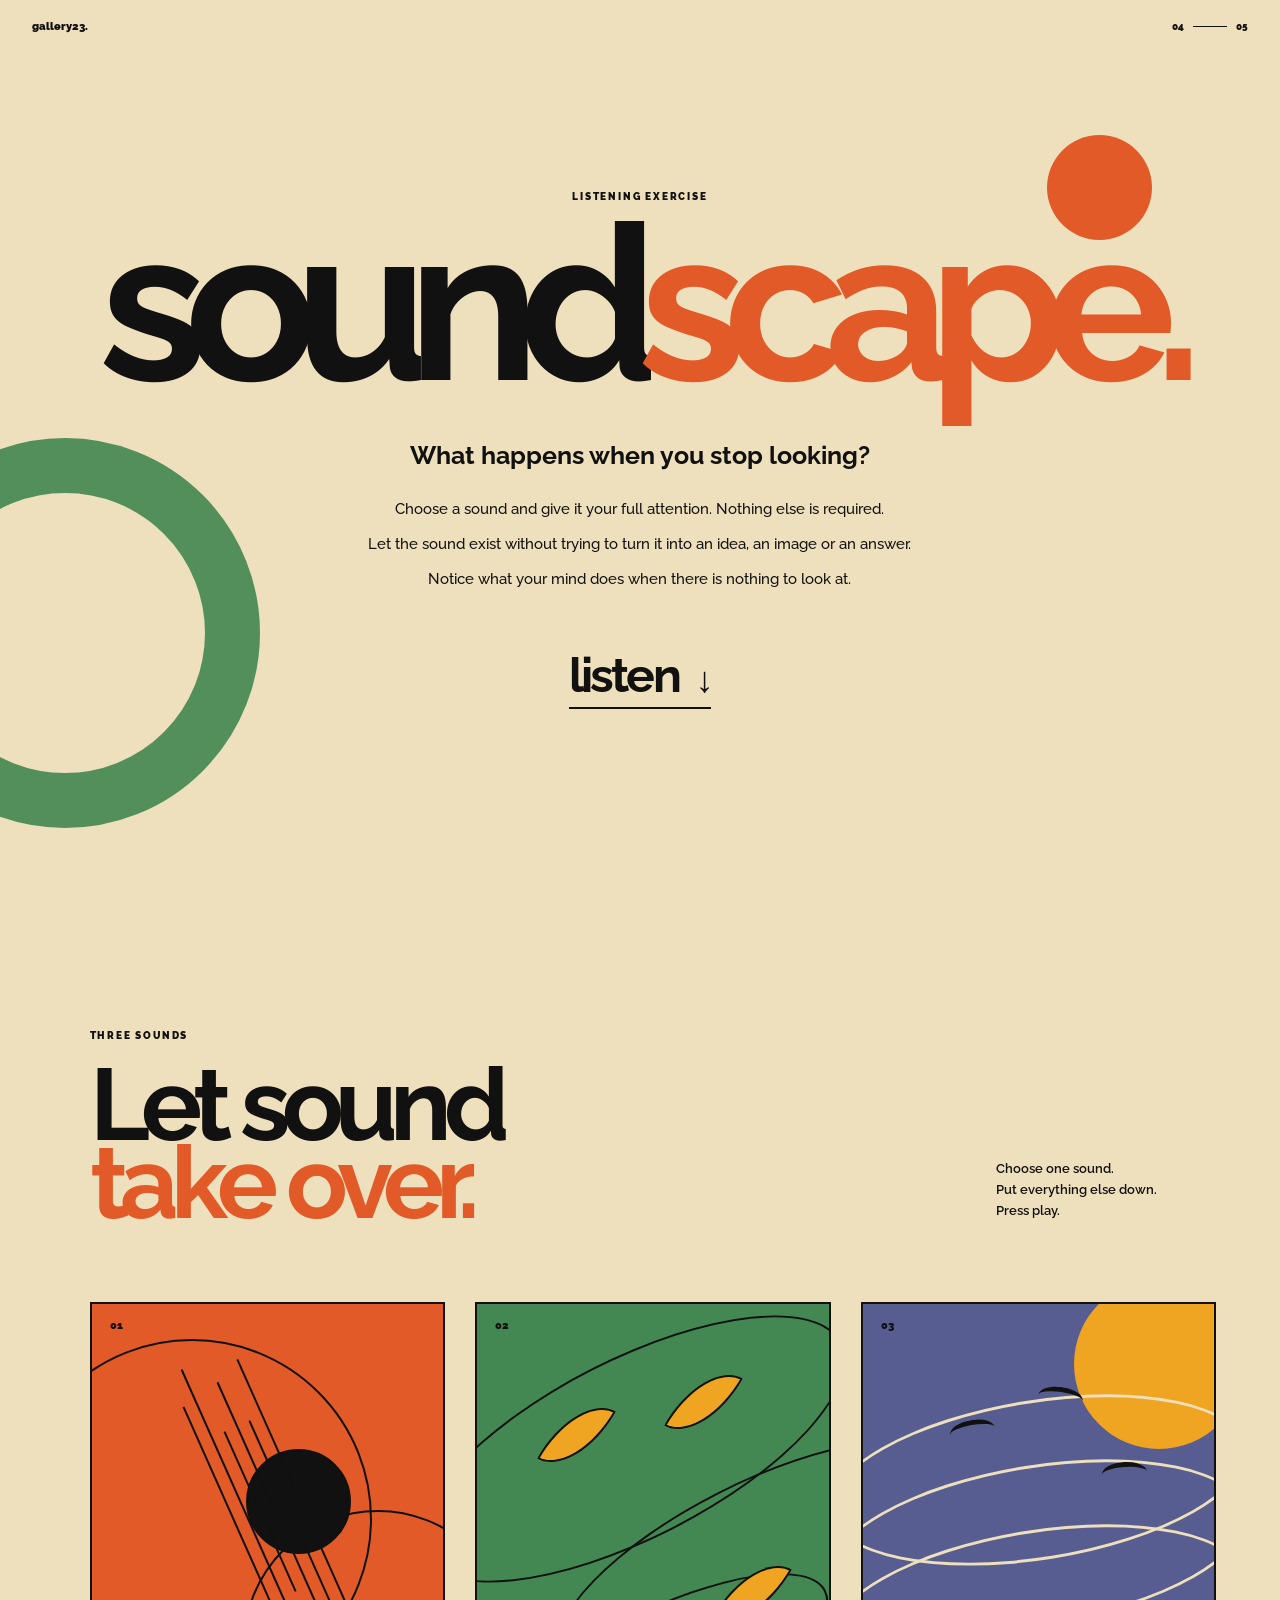
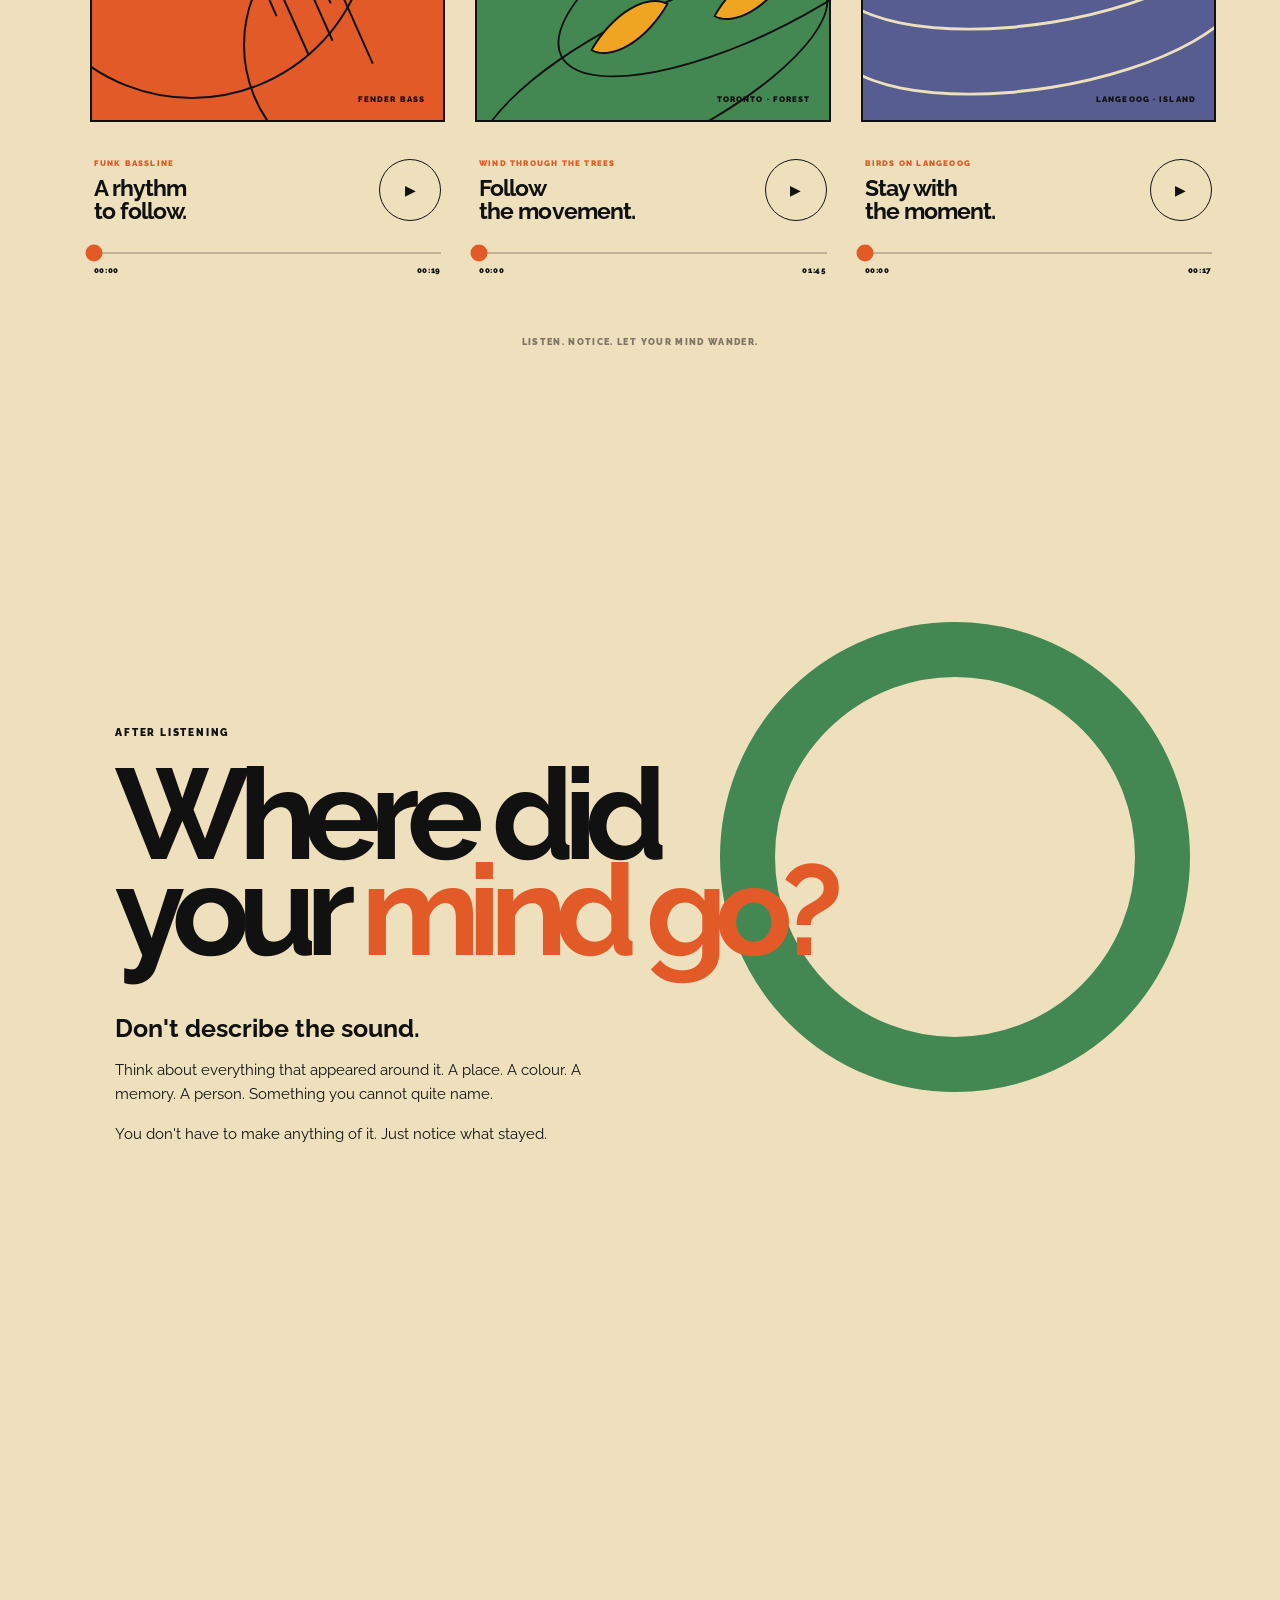
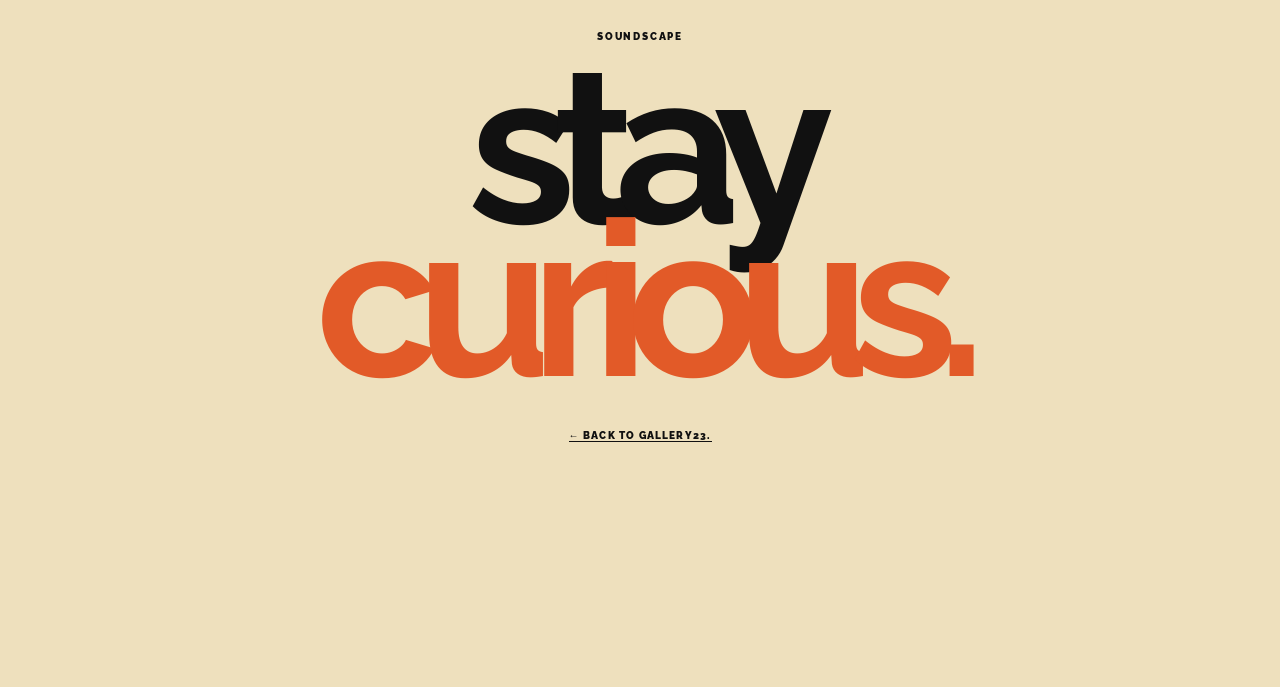
<file: pages/soundscape.html>
<!DOCTYPE html>
<html lang="en">

<head>

    <meta charset="UTF-8">
    <meta name="viewport" content="width=device-width, initial-scale=1.0">

    <title>Soundscape — gallery23.</title>

    <link rel="preconnect" href="https://fonts.googleapis.com">
    <link rel="preconnect" href="https://fonts.gstatic.com" crossorigin>

    <link
        href="https://fonts.googleapis.com/css2?family=Raleway:wght@400;500;600;700;800;900&display=swap"
        rel="stylesheet"
    >

    <link rel="stylesheet" href="../css/soundscape.css">

</head>


<body>

<main class="soundscape">


    <!-- =====================================================
         NAVIGATION
    ====================================================== -->

    <header class="sound-nav">

        <a href="../index.html" class="sound-logo">
            gallery23.
        </a>

        <div class="page-number">

            <span>04</span>

            <span class="number-line"></span>

            <span>05</span>

        </div>

    </header>



    <!-- =====================================================
         INTRO
    ====================================================== -->

    <section class="sound-intro">

        <div class="intro-decoration intro-ring"></div>

        <div class="intro-decoration intro-dot"></div>

        <div class="intro-content">

            <p class="eyebrow">
                LISTENING EXERCISE
            </p>

            <h1>
                sound<span>scape.</span>
            </h1>

            <p class="intro-question">
                What happens when you stop looking?
            </p>

            <div class="intro-copy">

                <p>
                    Choose a sound and give it your full attention.
                    Nothing else is required.
                </p>

                <p>
                    Let the sound exist without trying to turn it
                    into an idea, an image or an answer.
                </p>

                <p>
                    Notice what your mind does when there is
                    nothing to look at.
                </p>

            </div>

            <button
                class="start-button"
                id="startListening"
            >
                listen <span>↓</span>
            </button>

        </div>

    </section>



    <!-- =====================================================
         SOUND EXPERIENCE
    ====================================================== -->

    <section class="sounds-section" id="sounds">


        <div class="section-heading">

            <div>

                <p class="eyebrow">
                    THREE SOUNDS
                </p>

                <h2>
                    Let sound<br>
                    <span>take over.</span>
                </h2>

            </div>

            <p class="heading-description">
                Choose one sound.<br>
                Put everything else down.<br>
                Press play.
            </p>

        </div>



        <!-- =================================================
             SOUND CARDS
        ================================================== -->

        <div class="sound-cards">


            <!-- =============================================
                 FENDER BASS
            ============================================== -->

            <article
                class="sound-card bass-card"
                data-sound="bass"
            >

                <div class="visual">

                    <div class="bass-circle bass-circle-one"></div>
                    <div class="bass-circle bass-circle-two"></div>
                    <div class="bass-circle bass-circle-three"></div>

                    <div class="bass-lines">

                        <span></span>
                        <span></span>
                        <span></span>
                        <span></span>
                        <span></span>
                        <span></span>

                    </div>

                    <div class="visual-number">
                        01
                    </div>

                    <div class="visual-name">
                        FENDER BASS
                    </div>

                </div>


                <div class="card-information">

                    <div>

                        <p class="location">
                            FUNK BASSLINE
                        </p>

                        <h3>
                            A rhythm<br>
                            to follow.
                        </h3>

                    </div>

                    <button class="play-button">

                        <span class="play-symbol">
                            ▶
                        </span>

                    </button>

                </div>


                <div class="sound-timeline">

                    <div class="timeline">

                        <div class="timeline-fill"></div>

                        <div class="timeline-circle"></div>

                    </div>

                    <div class="time-display">

                        <span class="current">
                            00:00
                        </span>

                        <span class="total">
                            00:00
                        </span>

                    </div>

                </div>


                <audio preload="metadata">

                    <source
                        src="../sounds/fender-bass.mp3"
                        type="audio/mpeg"
                    >

                </audio>

            </article>



            <!-- =============================================
                 TORONTO WIND
            ============================================== -->

            <article
                class="sound-card wind-card"
                data-sound="wind"
            >

                <div class="visual">

                    <div class="wind-shape wind-shape-one"></div>
                    <div class="wind-shape wind-shape-two"></div>
                    <div class="wind-shape wind-shape-three"></div>

                    <div class="wind-leaf leaf-one"></div>
                    <div class="wind-leaf leaf-two"></div>
                    <div class="wind-leaf leaf-three"></div>
                    <div class="wind-leaf leaf-four"></div>

                    <div class="visual-number">
                        02
                    </div>

                    <div class="visual-name">
                        TORONTO · FOREST
                    </div>

                </div>


                <div class="card-information">

                    <div>

                        <p class="location">
                            WIND THROUGH THE TREES
                        </p>

                        <h3>
                            Follow<br>
                            the movement.
                        </h3>

                    </div>

                    <button class="play-button">

                        <span class="play-symbol">
                            ▶
                        </span>

                    </button>

                </div>


                <div class="sound-timeline">

                    <div class="timeline">

                        <div class="timeline-fill"></div>

                        <div class="timeline-circle"></div>

                    </div>

                    <div class="time-display">

                        <span class="current">
                            00:00
                        </span>

                        <span class="total">
                            00:00
                        </span>

                    </div>

                </div>


                <audio preload="metadata">

                    <source
                        src="../sounds/toronto-wind.mp3"
                        type="audio/mpeg"
                    >

                </audio>

            </article>



            <!-- =============================================
                 LANGEOOG BIRDS
            ============================================== -->

            <article
                class="sound-card birds-card"
                data-sound="birds"
            >

                <div class="visual">

                    <div class="bird-sun"></div>

                    <div class="bird-wave wave-one"></div>
                    <div class="bird-wave wave-two"></div>
                    <div class="bird-wave wave-three"></div>

                    <div class="bird-shape bird-one"></div>
                    <div class="bird-shape bird-two"></div>
                    <div class="bird-shape bird-three"></div>

                    <div class="visual-number">
                        03
                    </div>

                    <div class="visual-name">
                        LANGEOOG · ISLAND
                    </div>

                </div>


                <div class="card-information">

                    <div>

                        <p class="location">
                            BIRDS ON LANGEOOG
                        </p>

                        <h3>
                            Stay with<br>
                            the moment.
                        </h3>

                    </div>

                    <button class="play-button">

                        <span class="play-symbol">
                            ▶
                        </span>

                    </button>

                </div>


                <div class="sound-timeline">

                    <div class="timeline">

                        <div class="timeline-fill"></div>

                        <div class="timeline-circle"></div>

                    </div>

                    <div class="time-display">

                        <span class="current">
                            00:00
                        </span>

                        <span class="total">
                            00:00
                        </span>

                    </div>

                </div>


                <audio preload="metadata">

                    <source
                        src="../sounds/langeoog-birds.mp3"
                        type="audio/mpeg"
                    >

                </audio>

            </article>

        </div>


        <p class="listen-note">
            Listen. Notice. Let your mind wander.
        </p>

    </section>



    <!-- =====================================================
         AFTER LISTENING
    ====================================================== -->

    <section class="after-sound">

        <div class="after-orbit"></div>

        <div class="after-content">

            <p class="eyebrow">
                AFTER LISTENING
            </p>

            <h2>
                Where did<br>
                your <span>mind go?</span>
            </h2>

            <p class="after-lead">
                Don't describe the sound.
            </p>

            <p class="after-copy">
                Think about everything that appeared around it.
                A place. A colour. A memory. A person.
                Something you cannot quite name.
            </p>

            <p class="after-copy">
                You don't have to make anything of it.
                Just notice what stayed.
            </p>

        </div>

    </section>



    <!-- =====================================================
         END
    ====================================================== -->

    <section class="sound-end">

        <p class="eyebrow">
            SOUNDSCAPE
        </p>

        <h2>
            stay<br>
            <span>curious.</span>
        </h2>

        <a href="../index.html">
            ← back to gallery23.
        </a>

    </section>


</main>



<!-- =========================================================
     JAVASCRIPT
========================================================== -->

<script>

const cards = document.querySelectorAll(".sound-card");


function formatTime(seconds) {

    if (!isFinite(seconds)) {
        return "00:00";
    }

    const minutes = Math.floor(seconds / 60);

    const secs = Math.floor(seconds % 60);

    return (
        String(minutes).padStart(2, "0")
        + ":" +
        String(secs).padStart(2, "0")
    );

}


cards.forEach(card => {

    const audio =
        card.querySelector("audio");

    const button =
        card.querySelector(".play-button");

    const icon =
        card.querySelector(".play-symbol");

    const fill =
        card.querySelector(".timeline-fill");

    const circle =
        card.querySelector(".timeline-circle");

    const current =
        card.querySelector(".current");

    const total =
        card.querySelector(".total");


    /* =============================================
       LOAD DURATION
    ============================================== */

    audio.addEventListener(
        "loadedmetadata",
        () => {

            total.textContent =
                formatTime(audio.duration);

        }
    );


    /* =============================================
       PLAY
    ============================================== */

    button.addEventListener(
        "click",
        () => {


            /* stop other sounds */

            cards.forEach(otherCard => {

                const otherAudio =
                    otherCard.querySelector("audio");

                const otherIcon =
                    otherCard.querySelector(".play-symbol");


                if (otherAudio !== audio) {

                    otherAudio.pause();

                    otherAudio.currentTime = 0;

                    otherIcon.textContent = "▶";

                    otherCard.classList.remove(
                        "playing"
                    );

                    const otherFill =
                        otherCard.querySelector(
                            ".timeline-fill"
                        );

                    const otherCircle =
                        otherCard.querySelector(
                            ".timeline-circle"
                        );

                    otherFill.style.width = "0%";

                    otherCircle.style.left = "0%";

                }

            });


            if (audio.paused) {

                audio.play();

                icon.textContent = "Ⅱ";

                card.classList.add("playing");

            }

            else {

                audio.pause();

                icon.textContent = "▶";

                card.classList.remove("playing");

            }

        }
    );


    /* =============================================
       UPDATE CIRCLE
    ============================================== */

    audio.addEventListener(
        "timeupdate",
        () => {

            if (!audio.duration) return;


            const progress =
                audio.currentTime /
                audio.duration;


            const percentage =
                progress * 100;


            /*
             * This is the important part:
             *
             * the circle moves from LEFT → RIGHT
             * according to the actual sound.
             */

            circle.style.left =
                percentage + "%";


            fill.style.width =
                percentage + "%";


            current.textContent =
                formatTime(audio.currentTime);

        }
    );


    /* =============================================
       END
    ============================================== */

    audio.addEventListener(
        "ended",
        () => {

            icon.textContent = "▶";

            card.classList.remove("playing");

            circle.style.left = "100%";

            fill.style.width = "100%";

            current.textContent =
                formatTime(audio.duration);

        }
    );

});


/* =========================================================
   SCROLL BUTTON
========================================================= */

document
    .getElementById("startListening")
    .addEventListener(
        "click",
        () => {

            document
                .getElementById("sounds")
                .scrollIntoView({
                    behavior: "smooth"
                });

        }
    );

</script>

</body>
</html>
</file>
<file: css/style.css>
/* =========================================================

   RESET

========================================================= */

* {

    margin: 0;

    padding: 0;

    box-sizing: border-box;

}

html {

    scroll-behavior: smooth;

}

body {

    background: #eee2c3;

    color: #080808;

    font-family: "Century Gothic", "Avenir Next", Arial, sans-serif;

    overflow-x: hidden;

}

body.modal-open {

    overflow: hidden;

}

a {

    color: inherit;

    text-decoration: none;

}

button,

input {

    font: inherit;

}



/* =========================================================

   COLOURS

========================================================= */

:root {

    --cream: #eee2c3;

    --orange: #f4a51c;

    --red: #ed3d2d;

    --green: #3f874f;

    --blue: #555b91;

    --black: #080808;

}



/* =========================================================

   NAVIGATION

========================================================= */

.navbar {

    position: fixed;

    top: 0;

    left: 0;

    width: 100%;

    height: 105px;

    padding: 0 4.5vw;

    display: flex;

    align-items: center;

    justify-content: space-between;

    z-index: 100;

    background: var(--cream);

    border-bottom: 2px solid var(--black);

}



/* LEFT — GALLERY23 */

.nav-logo {

    font-size: 27px;

    font-weight: 900;

    letter-spacing: -1.5px;

    transition: transform 0.3s ease;

}

.nav-logo:hover {

    transform: rotate(-2deg) scale(1.04);

}



/* RIGHT — NAVIGATION */

.nav-links {

    display: flex;

    align-items: center;

    gap: 55px;

}

.nav-links a {

    position: relative;

    font-size: 18px;

    font-weight: 900;

    letter-spacing: 1.5px;

    text-transform: uppercase;

    color: var(--black);

    transition:

        transform 0.25s ease,

        opacity 0.25s ease;

}

.nav-links a::after {

    content: "";

    position: absolute;

    left: 0;

    bottom: -8px;

    width: 0;

    height: 2px;

    background: var(--black);

    transition: width 0.3s ease;

}

.nav-links a:hover::after {

    width: 100%;

}

.nav-links a:hover {

    transform: translateY(-2px);

}



/* =========================================================

   HERO

========================================================= */

.hero {

    min-height: 100vh;

    padding-top: 105px;

    position: relative;

    overflow: hidden;

    display: flex;

    align-items: center;

    justify-content: center;

}



/* MAIN TITLE */

.hero-title {

    position: relative;

    z-index: 10;

    width: 100%;

    text-align: center;

}

.hero-title h1 {

    position: relative;

    z-index: 10;

    font-size: clamp(110px, 18vw, 300px);

    line-height: 0.8;

    letter-spacing: -12px;

    font-weight: 700;

    white-space: nowrap;

}

/* ---------------------------------------------------------

   HERO MESSAGE

--------------------------------------------------------- */

.hero-message {

    position: relative;

    z-index: 15;

    width: fit-content;

    margin: 200px auto 0;

    text-align: center;

}

.hero-message p:first-child {

    margin-bottom: 16px;

    font-size: 19px;

    font-weight: 900;

    letter-spacing: 2px;

    text-transform: uppercase;

}

.hero-message p:last-child {

    font-size: 21px;

    line-height: 1.45;

    font-weight: 700;

}



/* ---------------------------------------------------------

   HERO SHAPE MOVEMENT

   Only the colored shapes move.

   Black geometric lines stay completely static.

--------------------------------------------------------- */

.orange-circle {

    animation: heroCircle 7s ease-in-out infinite;

}

.orange-block {

    animation: heroBlock 8s ease-in-out 0.5s infinite;

}

.green-circle {

    animation: heroSmallCircle 5s ease-in-out 0.8s infinite;

}

.blue-block {

    animation: heroBlueBlock 9s ease-in-out 0.2s infinite;

}

@keyframes heroCircle {

    0%, 100% {

        transform: translate(0, 0) scale(1);

    }

    50% {

        transform: translate(18px, -12px) scale(1.04);

    }

}

@keyframes heroBlock {

    0%, 100% {

        transform: translate(0, 0) rotate(0deg);

    }

    50% {

        transform: translate(-8px, 13px) rotate(-1.5deg);

    }

}

@keyframes heroSmallCircle {

    0%, 100% {

        transform: translate(0, 0) scale(1);

    }

    50% {

        transform: translate(-10px, 8px) scale(1.13);

    }

}

@keyframes heroBlueBlock {

    0%, 100% {

        transform: translate(0, 0);

    }

    50% {

        transform: translate(12px, -7px);

    }

}

/* =========================================================

   HERO SHAPES

========================================================= */

.hero-shape {

    position: absolute;

}



/* RED / ORANGE CIRCLE */

.orange-circle {

    width: 250px;

    height: 250px;

    border-radius: 50%;

    background: var(--red);

    left: 20%;

    top: 22%;

    border: 6px solid rgba(255, 255, 255, 0.18);

    z-index: 1;

}



/* ORANGE RECTANGLE */

.orange-block {

    width: 190px;

    height: 255px;

    background: var(--orange);

    left: 16%;

    top: 40%;

    z-index: 0;

}



/* GREEN CIRCLE */

.green-circle {

    width: 90px;

    height: 90px;

    border-radius: 50%;

    background: var(--green);

    right: 25%;

    top: 36%;

    z-index: 2;

}



/* BLUE RECTANGLE */

.blue-block {

    width: 530px;

    height: 115px;

    background: var(--blue);

    right: 20%;

    bottom: 28%;

    z-index: 0;

}



/* =========================================================

   BLACK GEOMETRIC LINES

========================================================= */

.hero-line {

    position: absolute;

    height: 28px;

    background: var(--black);

    border-radius: 0;

    z-index: 5;

}



/* LEFT HORIZONTAL LINE */

.line-left {

    width: 250px;

    left: 2%;

    top: 80%;

    transform: none;

}



/* RIGHT HORIZONTAL LINE */

.line-right {

    width: 250px;

    right: 2%;

    top: 9%;

    transform: none;

}



/* RIGHT VERTICAL LINE */

.line-right::after {

    content: "";

    position: absolute;

    right: 0;

    top: 0;

    width: 18px;

    height: 400px;

    background: var(--black);

}



/* =========================================================

   GENERAL SECTIONS

========================================================= */

section {

    position: relative;

}



/* =========================================================

   THE IDEA

========================================================= */

.idea-section {

    padding: 150px 7vw 190px;

}



/* SECTION NUMBER + TITLE */

.section-label {

    display: flex;

    gap: 15px;

    font-size: 14px;

    font-weight: 900;

    letter-spacing: 1px;

    margin-bottom: 75px;

}

.section-label span:first-child {

    opacity: 0.45;

}



/* IDEA GRID */

.idea-grid {

    display: grid;

    grid-template-columns: 42% 58%;

    gap: 5vw;

}



/* LEFT SIDE */

.idea-heading {

    position: relative;

}

.idea-heading h2 {

    font-size: clamp(50px, 6vw, 90px);

    line-height: 0.95;

    letter-spacing: -4px;

}



/* HANDWRITTEN NOTE */

.idea-manifesto {

    display: flex;

    flex-direction: column;

    gap: 3px;

    margin-top: 90px;

    width: fit-content;

    font-family: cursive;

    font-size: 25px;

    line-height: 1.05;

    transform: rotate(-5deg);

}

.idea-manifesto span:last-child {

    margin-left: 28px;

    color: var(--red);

}



/* RIGHT SIDE */

.idea-text {

    max-width: 720px;

}



/* INTRO */

.intro-text {

    font-size: 28px;

    line-height: 1.3;

    font-weight: 700;

    margin-bottom: 90px;

}

/* ---------------------------------------------------------

   NEW IDEA CONTENT

--------------------------------------------------------- */

.inspiration-list {

    display: flex;

    flex-wrap: wrap;

    gap: 10px 12px;

    margin: 30px 0 28px;

}

.inspiration-list span {

    padding: 10px 14px;

    background: var(--orange);

    font-size: 14px;

    font-weight: 900;

    transition:

        transform 0.25s ease,

background 0.25s ease;

}

.inspiration-list span:nth-child(2) {

    background: var(--red);

    transform: rotate(2deg);

}

.inspiration-list span:nth-child(3) {

    background: var(--green);

    color: var(--cream);

    transform: rotate(-2deg);

}

.inspiration-list span:nth-child(4) {

    background: var(--blue);

    color: var(--cream);

    transform: rotate(1deg);

}

.inspiration-list span:nth-child(5) {

    background: var(--orange);

    transform: rotate(-1deg);

}

.inspiration-list span:nth-child(6) {

    background: var(--red);

    transform: rotate(2deg);

}

.inspiration-list span:hover {

    transform: translateY(-5px) rotate(0deg) scale(1.04);

}

.idea-less-more {

    padding-bottom: 45px;

}

.less-more-line {

    display: flex;

    align-items: baseline;

    justify-content: space-between;

    gap: 25px;

    padding: 15px 0;

    border-bottom: 1px solid rgba(8, 8, 8, 0.2);

    font-size: 17px;

    line-height: 1.25;

}

.less-more-line strong {

    font-size: 19px;

}

.less-more-line:nth-child(2) strong {

    color: var(--red);

}

.less-more-line:nth-child(3) strong {

    color: var(--green);

}

.less-more-line:nth-child(4) strong {

    color: var(--blue);

}

.idea-closing {

    padding-top: 25px;

}

.idea-closing p {

    margin-bottom: 8px;

}

.idea-closing .closing-emphasis {

    display: inline-block;

    margin-top: 12px;

    padding: 10px 15px;

    background: var(--orange);

    font-size: 22px;

    font-weight: 900;

    line-height: 1.2;

    transform: rotate(-1.5deg);

}

.practice-intro {

    margin-top: -20px;

    margin-bottom: 25px;

    font-size: 16px;

    line-height: 1.4;

    font-weight: 700;

}





/* INDIVIDUAL IDEA BLOCKS */

.idea-block {

    border-top: 3px solid var(--black);

    padding: 30px 0 55px;

}

.idea-block h3 {

    font-size: 27px;

    margin-bottom: 22px;

    text-transform: lowercase;

}

.idea-block p {

    font-size: 18px;

    line-height: 1.55;

    max-width: 620px;

    margin-bottom: 15px;

}



/* HIGHLIGHT */

.idea-highlight {

    display: inline-block;

    margin-top: 15px;

    padding: 9px 15px;

    background: var(--orange);

    font-size: 14px;

    font-weight: 900;

    transform: rotate(-2deg);

}



/* PINTEREST NOTE */

.problem-note {

    display: inline-block;

    margin-top: 20px;

    background: var(--red);

    padding: 14px 25px;

    border-radius: 100px;

    font-weight: 900;

    transform: rotate(2deg);

}



/* =========================================================

   INSPIRATIONAL PRACTICE

========================================================= */

.practice-section {

    min-height: 100vh;

    padding: 120px 5vw 160px;

    background: var(--cream);

    overflow: hidden;

}



/* HEADER */

.practice-header {

    display: grid;

    grid-template-columns: 40% 60%;

    align-items: start;

}



/* RIGHT SIDE */

.practice-question {

    padding-top: 5px;

}



/* THREE DOTS */

.dots {

    font-size: 65px;

    letter-spacing: 15px;

    line-height: 0.3;

}



/* QUESTION */

.practice-question h2 {

    font-size: clamp(45px, 5vw, 78px);

    line-height: 0.9;

    letter-spacing: -3px;

    margin: 30px 0 40px;

}



/* =========================================================

   SEARCH BAR

========================================================= */

.search-bar {

    width: 90%;

    height: 75px;

    border: 3px solid var(--black);

    border-radius: 100px;

    background: var(--red);

    display: flex;

    align-items: center;

    padding: 0 30px;

}



.search-icon {

    font-size: 27px;

    font-family: serif;

}



.search-bar input {

    border: none;

    outline: none;

    background: transparent;

    width: 100%;

    margin-left: 15px;

    font-size: 20px;

}
.see-cards-button {
    display: block;
    width: fit-content;
    margin: 25px auto 0;
    padding: 14px 24px;

    border: 2px solid var(--black);
    border-radius: 100px;

    font-size: 13px;
    font-weight: 900;
    letter-spacing: 1.5px;

    background: transparent;
    color: var(--black);

    transition: all 0.25s ease;
}

.see-cards-button:hover {
    background: var(--black);
    color: var(--cream);
    transform: translateY(-3px);
}



/* =========================================================

   CARD AREA

========================================================= */

.card-area {

    position: relative;

    width: 100%;

    height: 650px;

    margin-top: 150px;

    display: flex;

    justify-content: center;

    align-items: center;

}



/* =========================================================

   INDIVIDUAL CARDS

========================================================= */

.practice-card {

    width: 300px;

    height: 455px;

    position: absolute;

    border: 5px solid var(--black);

    cursor: pointer;

    transition:

        transform 0.5s cubic-bezier(.2, .8, .2, 1),

        box-shadow 0.3s ease;

    overflow: hidden;

}



/* HOVER */

.practice-card:hover {

    z-index: 20;

    box-shadow: 15px 15px 0 var(--black);

}



/* ORANGE */

.card-orange {

    background: var(--orange);

    transform:

        translateX(-320px)

        rotate(-4deg);

}



/* GREEN */

.card-green {

    background: var(--green);

    transform:

        translateX(0)

        rotate(2deg);

    z-index: 3;

}



/* BLUE */

.card-blue {

    background: var(--blue);

    transform:

        translateX(320px)

        rotate(5deg);

    z-index: 2;

}



/* HOVER POSITIONS */

.practice-card:hover.card-orange {

    transform:

        translateX(-320px)

        rotate(-7deg)

        translateY(-15px);

}

.practice-card:hover.card-green {

    transform:

        translateY(-15px)

        rotate(4deg);

}

.practice-card:hover.card-blue {

    transform:

        translateX(320px)

        rotate(9deg)

        translateY(-15px);

}



/* =========================================================

   CARD TEXT

========================================================= */

.card-number {

    position: absolute;

    top: 18px;

    left: 20px;

    font-size: 14px;

    font-weight: 900;

    z-index: 5;

}



.card-title {

    position: absolute;

    bottom: 25px;

    left: 25px;

    font-size: 30px;

    font-weight: 900;

    z-index: 5;

    letter-spacing: -1px;

}



.card-arrow {

    position: absolute;

    right: 20px;

    bottom: 18px;

    font-size: 30px;

    z-index: 5;

}



/* =========================================================

   CARD ART — MOOD IN MOTION

========================================================= */

.card-art {

    position: absolute;

    inset: 55px 20px 90px;

}



.wave {

    position: absolute;

    width: 170%;

    height: 80px;

    border: 15px solid var(--red);

    border-radius: 50%;

    left: -35%;

}



.wave-1 {

    top: 25%;

}

.wave-2 {

    top: 45%;

}

.wave-3 {

    top: 65%;

}



/* =========================================================

   CARD ART — SOUNDSCAPE

========================================================= */

.card-green .card-art {

    display: flex;

    justify-content: center;

    align-items: center;

}



.green-arc {

    position: absolute;

    width: 250px;

    height: 250px;

    border-radius: 50% 50% 0 0;

    border: 25px solid rgba(238, 226, 195, 0.55);

    border-bottom: none;

    bottom: -50px;

}



.arc-one {

    transform: scale(0.55);

}

.arc-two {

    transform: scale(0.78);

}

.arc-three {

    transform: scale(1);

}



/* =========================================================

   CARD ART — RAW EXPERIENCE

========================================================= */

.card-blue .card-art {

    display: flex;

    justify-content: center;

    align-items: center;

}



.raw-circle {

    position: absolute;

    border: 12px solid var(--cream);

    border-radius: 50%;

}



.circle-one {

    width: 260px;

    height: 260px;

}

.circle-two {

    width: 175px;

    height: 175px;

}

.circle-three {

    width: 90px;

    height: 90px;

}



/* =========================================================

   CARD INSTRUCTION

========================================================= */

.card-instruction {

    text-align: center;

    font-size: 14px;

    font-weight: 900;

    text-transform: uppercase;

    letter-spacing: 2px;

}



/* =========================================================

   MODAL

========================================================= */

.card-modal {

    position: fixed;

    inset: 0;

    background: rgba(238, 226, 195, 0.96);

    z-index: 500;

    display: flex;

    flex-direction: column;

    align-items: center;

    justify-content: center;

    opacity: 0;

    pointer-events: none;

    transition: opacity 0.4s ease;

}



.card-modal.active {

    opacity: 1;

    pointer-events: all;

}



/* CLOSE */

.modal-close {

    position: absolute;

    top: 35px;

    right: 45px;

    background: none;

    border: none;

    font-size: 55px;

    cursor: pointer;

    line-height: 1;

}



/* =========================================================

   MODAL CARD

========================================================= */

.modal-card-wrapper {

    width: min(430px, 80vw);

    height: min(620px, 65vh);

    perspective: 1200px;

}



.modal-card {

    width: 100%;

    height: 100%;

    position: relative;

    transform-style: preserve-3d;

    transition:

        transform 0.8s cubic-bezier(.2, .8, .2, 1);

}



.modal-card.flipped {

    transform: rotateY(180deg);

}



/* FRONT + BACK */

.modal-front,

.modal-back {

    position: absolute;

    inset: 0;

    backface-visibility: hidden;

    border: 6px solid var(--black);

    overflow: hidden;

}



/* FRONT */

.modal-front {

    background: var(--orange);

}



/* BACK */

.modal-back {

    background: var(--green);

    transform: rotateY(180deg);

    display: flex;

    flex-direction: column;

    justify-content: center;

    align-items: center;

    padding: 45px;

    text-align: center;

}



/* BACK TEXT */

.modal-back p {

    font-size: 22px;

    line-height: 1.35;

    font-weight: 700;

    margin: 30px 0;

}



.modal-back span {

    font-size: 12px;

    font-weight: 900;

    letter-spacing: 2px;

}



/* NUMBER */

.modal-card-number {

    position: absolute;

    top: 25px;

    left: 25px;

    font-size: 15px;

    font-weight: 900;

    z-index: 5;

}



/* TITLE */

.modal-front h2 {

    position: absolute;

    bottom: 30px;

    left: 30px;

    font-size: 40px;

    letter-spacing: -2px;

    z-index: 5;

}



/* ART */

.modal-art {

    position: absolute;

    inset: 70px 25px 100px;

}



/* BACK LABEL */

.back-label {

    font-size: 13px;

    font-weight: 900;

    letter-spacing: 2px;

}



/* =========================================================

   FLIP + PRACTICE BUTTON

========================================================= */

.flip-button,

.practice-button {

    border: none;

    cursor: pointer;

    font-size: 13px;

    font-weight: 900;

    letter-spacing: 1px;

    margin-top: 25px;

    padding: 15px 25px;

}



/* FLIP */

.flip-button {

    background: var(--black);

    color: var(--cream);

}



/* PRACTICE */

.practice-button {

    background: var(--red);

    border-radius: 100px;

}



/* HOVER */

.flip-button:hover {

    transform: rotate(-2deg);

}

.practice-button:hover {

    transform: rotate(2deg);

}



/* =========================================================
   FOOTER
========================================================= */

footer {

    width: 100vw;

    margin-left: calc(50% - 50vw);

    min-height: 0;

    padding: 28px 5vw;

    background: var(--black);
    color: var(--cream);

    display: grid;
    grid-template-columns: 1fr auto 1fr;

    align-items: center;

    box-sizing: border-box;

}


.footer-logo {

    font-size: 30px;
    font-weight: 900;

}


.footer-text {

    font-size: 14px;
    line-height: 1.35;

}


.footer-number {

    text-align: right;

    font-size: 90px;
    line-height: 0.7;

    color: var(--red);

}


/* =========================================================
   TABLET
========================================================= */

@media (max-width: 900px) {

    .hero-message {

        margin-top: 42px;

    }

    .hero-message p:first-child {

        font-size: 11px;
        letter-spacing: 1.7px;

    }

    .hero-message p:last-child {

        font-size: 15px;

    }

    .less-more-line {

        align-items: flex-start;
        flex-direction: column;
        gap: 5px;

    }

    .idea-manifesto {

        margin-top: 55px;

    }

    .practice-intro {

        margin-top: -10px;

    }

    .navbar {

        padding: 0 25px;

    }

    .nav-links {

        gap: 25px;

    }

    .nav-links a {

        font-size: 13px;

    }

    .hero-title h1 {

        font-size: 18vw;
        letter-spacing: -6px;

    }

    .orange-circle {

        width: 170px;
        height: 170px;
        left: 10%;

    }

    .orange-block {

        width: 130px;
        height: 190px;
        left: 8%;

    }

    .blue-block {

        width: 300px;
        height: 80px;
        right: 10%;

    }

    .idea-grid {

        grid-template-columns: 1fr;

    }

    .idea-heading {

        margin-bottom: 70px;

    }

    .practice-header {

        grid-template-columns: 1fr;

    }

    .practice-question {

        margin-top: 30px;

    }

    .card-area {

        height: 560px;

    }

    .practice-card {

        width: 240px;
        height: 370px;

    }

    .card-orange {

        transform:
            translateX(-120px)
            rotate(-5deg);

    }

    .card-green {

        transform:
            translateX(0)
            rotate(2deg);

    }

    .card-blue {

        transform:
            translateX(120px)
            rotate(5deg);

    }


    /* FOOTER */

    footer {

        grid-template-columns: 1fr auto;

        gap: 20px;

        padding: 24px 25px;

    }

    .footer-text {

        grid-column: 1;

    }

    .footer-number {

        grid-column: 2;
        grid-row: 1 / span 2;

        text-align: right;

    }

}


/* =========================================================
   MOBILE
========================================================= */

@media (max-width: 600px) {

    .navbar {

        height: 85px;
        padding: 0 20px;

    }

    .nav-logo {

        font-size: 20px;

    }

    .nav-links {

        gap: 12px;

    }

    .nav-links a {

        font-size: 9px;
        letter-spacing: 0.8px;

    }

    .hero {

        min-height: 80vh;
        padding-top: 85px;

    }

    .hero-title h1 {

        font-size: 17vw;
        letter-spacing: -4px;

    }

    .hero-message {

        margin-top: 32px;

    }

    .hero-message p:first-child {

        margin-bottom: 10px;
        font-size: 8px;
        letter-spacing: 1.2px;

    }

    .hero-message p:last-child {

        font-size: 11px;

    }

    .idea-manifesto {

        font-size: 20px;

    }

    .inspiration-list {

        gap: 7px;

    }

    .inspiration-list span {

        padding: 8px 10px;
        font-size: 11px;

    }

    .idea-closing .closing-emphasis {

        font-size: 18px;

    }

    .orange-circle {

        width: 130px;
        height: 130px;
        left: 8%;

    }

    .orange-block {

        width: 100px;
        height: 160px;
        left: 5%;

    }

    .blue-block {

        width: 220px;
        height: 65px;
        right: 5%;

    }

    .green-circle {

        width: 60px;
        height: 60px;
        right: 15%;

    }

    .line-left {

        width: 130px;
        left: -8%;
        top: 82%;

    }

    .line-right {

        width: 130px;
        right: -8%;
        top: 10%;

    }

    .idea-section,
    .practice-section {

        padding-left: 25px;
        padding-right: 25px;

    }

    .idea-heading h2 {

        font-size: 48px;

    }

    .practice-question h2 {

        font-size: 45px;

    }

    .search-bar {

        width: 100%;

    }

    .card-area {

        height: 500px;

    }

    .practice-card {

        width: 210px;
        height: 330px;

    }

    .card-orange {

        transform:
            translateX(-55px)
            rotate(-7deg);

    }

    .card-blue {

        transform:
            translateX(55px)
            rotate(7deg);

    }

    .practice-card:hover.card-orange {

        transform:
            translateX(-55px)
            rotate(-9deg)
            translateY(-10px);

    }

    .practice-card:hover.card-blue {

        transform:
            translateX(55px)
            rotate(9deg)
            translateY(-10px);

    }


    /* FOOTER */

    footer {

        padding: 22px 20px;

    }

    .footer-logo {

        font-size: 22px;

    }

    .footer-text {

        font-size: 11px;
        line-height: 1.35;

    }

    .footer-number {

        font-size: 55px;

    }

}
</file>
<file: css/mood-in-motion.css>
/* ==========================================================
   MOOD IN MOTION
   Interactive / animated / funky version
   ========================================================== */

:root {
    --paper: rgb(236, 223, 191);
    --ink: #111111;

    --orange-dark: #da5d26;
    --orange: #df7e4c;
    --orange-light: #e19a70;
    --orange-red: #df4d14;

    --line: rgba(17, 17, 17, .32);
}


/* ==========================================================
   RESET
   ========================================================== */

* {
    box-sizing: border-box;
    margin: 0;
    padding: 0;
}

html {
    scroll-behavior: smooth;
}

body {
    background: var(--paper);
    color: var(--ink);
    font-family: "Raleway", sans-serif;
    overflow-x: hidden;
}

button,
a {
    font: inherit;
}

.mood-page {
    min-height: 100vh;
    background: var(--paper);
}


/* ==========================================================
   TOP BAR
   ========================================================== */

.top-bar {
    position: fixed;
    z-index: 100;

    top: 17px;
    left: 36px;

    display: flex;
    align-items: center;
    gap: 10px;

    font-size: 11px;
    font-weight: 800;
    letter-spacing: .05em;
}

.top-line {
    width: 35px;
    height: 1px;
    background: var(--ink);
}

.eyebrow {
    font-size: 10px;
    font-weight: 700;
    letter-spacing: .14em;
    text-transform: uppercase;
}


/* ==========================================================
   NAV BUTTONS
   ========================================================== */

.nav-button {
    position: absolute;
    z-index: 100;

    top: 50%;

    width: 55px;
    height: 55px;

    border: 1px solid var(--line);
    border-radius: 50%;

    background: rgba(236, 223, 191, .75);

    color: var(--ink);

    cursor: pointer;

    font-size: 21px;

    transition:
        background .25s ease,
        color .25s ease,
        transform .25s ease;
}

.nav-button:hover {
    background: var(--ink);
    color: var(--paper);
    transform: translateY(-50%) rotate(8deg) scale(1.1);
}

.nav-prev {
    left: 25px;
    transform: translateY(-50%);
}

.nav-next {
    right: 25px;
    transform: translateY(-50%);
}


/* ==========================================================
   DOT NAV
   ========================================================== */

.dots {
    position: fixed;
    z-index: 100;

    bottom: 27px;
    left: 50%;

    display: flex;
    gap: 9px;

    transform: translateX(-50%);
}

.dot {
    width: 7px;
    height: 7px;

    border: 1px solid var(--ink);
    border-radius: 50%;

    background: transparent;

    cursor: pointer;

    transition: .25s ease;
}

.dot:hover {
    transform: scale(1.5);
}

.dot.active {
    background: var(--ink);
}


/* ==========================================================
   CAROUSEL
   ========================================================== */

.carousel {
    position: relative;

    height: 100vh;
    min-height: 680px;

    overflow: hidden;
}

.slide {
    position: absolute;
    inset: 0;

    padding: 70px 9vw 80px;

    opacity: 0;
    visibility: hidden;

    transform: translateX(35px) rotate(.5deg);

    transition:
        opacity .55s ease,
        transform .55s ease,
        visibility .55s ease;
}

.slide.active {
    opacity: 1;
    visibility: visible;

    transform: translateX(0) rotate(0);
}


/* ==========================================================
   SLIDE 01
   ========================================================== */

.slide-intro {
    display: flex;
    align-items: center;
    justify-content: center;
}

.intro-content {
    position: relative;
    z-index: 10;

    width: min(940px, 76vw);

    text-align: center;
}

.intro-content .eyebrow {
    margin-bottom: 25px;
}

.intro-content h1 {
    font-size: clamp(72px, 12vw, 180px);

    line-height: .79;

    font-weight: 700;

    letter-spacing: -.08em;

    text-transform: lowercase;
}

.intro-content h1 span {
    position: relative;
    z-index: 3;

    color: var(--orange-dark);
}


/* scribble */

.intro-scribble {
    position: relative;
    z-index: 5;

    width: min(720px, 72vw);
    height: 150px;

    margin: -7px auto 5px;

    pointer-events: none;
}

.intro-scribble svg {
    width: 100%;
    height: 100%;
    overflow: visible;
}

.intro-scribble path {
    fill: none;

    stroke: var(--orange-dark);
    stroke-width: 8;

    stroke-linecap: round;

    stroke-dasharray: 1000;
    stroke-dashoffset: 1000;
}

.slide-intro.active .intro-scribble path {
    animation:
        drawScribble 2.1s cubic-bezier(.65,0,.25,1) forwards,
        floatScribble 4s ease-in-out 2.1s infinite;
}

@keyframes drawScribble {
    to {
        stroke-dashoffset: 0;
    }
}

@keyframes floatScribble {
    0%, 100% {
        transform: translateY(0) rotate(0);
    }

    50% {
        transform: translateY(7px) rotate(-1deg);
    }
}

.intro-copy {
    margin-top: 12px;

    font-size: 14px;
    line-height: 1.65;
}


/* funky intro shapes */

.intro-shape {
    position: absolute;

    pointer-events: none;
}

.intro-shape-one {
    width: 210px;
    height: 210px;

    left: -75px;
    top: 18%;

    border: 42px solid var(--orange);

    border-radius: 48% 52% 60% 40%;

    transform: rotate(24deg);

    animation: introShapeOne 7s ease-in-out infinite;
}

@keyframes introShapeOne {
    0%, 100% {
        transform: rotate(24deg) translate(0);
    }

    50% {
        transform: rotate(38deg) translate(20px, 15px);
    }
}

.intro-shape-two {
    width: 95px;
    height: 95px;

    right: 12%;
    top: 13%;

    background: var(--orange-red);

    border-radius: 45% 55% 52% 48%;

    transform: rotate(-12deg);

    animation: funkyFloat 5s ease-in-out infinite;
}

.intro-shape-three {
    width: 30px;
    height: 30px;

    right: 18%;
    bottom: 22%;

    border-radius: 50%;

    background: var(--ink);

    animation: dotFloat 3.5s ease-in-out infinite;
}

@keyframes funkyFloat {
    0%, 100% {
        transform: translateY(0) rotate(-12deg);
    }

    50% {
        transform: translateY(-18px) rotate(10deg);
    }
}

@keyframes dotFloat {
    0%, 100% {
        transform: translate(0);
    }

    50% {
        transform: translate(-10px, 14px) scale(1.3);
    }
}

.intro-side-note {
    position: absolute;

    right: 35px;
    bottom: 100px;

    font-size: 9px;
    font-weight: 800;

    letter-spacing: .16em;
    text-transform: uppercase;

    writing-mode: vertical-rl;

    opacity: .55;
}


/* ==========================================================
   SLIDE 02
   ========================================================== */

.slide-needs {
    display: flex;
    align-items: center;
    justify-content: center;
}

.needs-content {
    position: relative;

    width: min(1100px, 78vw);
}

.needs-content > .eyebrow {
    margin-bottom: 24px;
}

.needs-content h2 {
    font-size: clamp(65px, 9vw, 135px);

    line-height: .85;

    letter-spacing: -.07em;

    font-weight: 600;
}

.needs-content h2 span {
    color: var(--orange-dark);
}

.needs-stage {
    position: relative;

    height: 350px;

    margin-top: 25px;
}

.need-object {
    position: absolute;

    transition:
        transform .45s cubic-bezier(.2,.8,.2,1);
}

.need-object:hover {
    transform:
        rotate(0deg)
        translateY(-10px)
        scale(1.04);
}


/* paper */

.paper {
    left: 7%;
    top: 20px;

    width: 280px;
    height: 210px;

    padding: 34px;

    background: #f3e8cc;

    border: 1px solid rgba(17,17,17,.1);

    transform: rotate(-5deg);

    box-shadow:
        11px 13px 0 rgba(17,17,17,.045);
}

.paper-corner {
    position: absolute;

    right: 0;
    top: 0;

    border-style: solid;
    border-width: 0 0 35px 35px;

    border-color:
        transparent
        transparent
        var(--paper)
        transparent;
}

.paper-mark {
    position: absolute;

    right: 18px;
    top: 14px;

    font-size: 9px;
    font-weight: 800;
}

.need-object p {
    font-size: 16px;
    line-height: 1.25;
}


/* crayons */

.crayons {
    right: 18%;
    top: 45px;

    width: 230px;
    height: 230px;

    transform: rotate(7deg);
}

.crayons p {
    position: absolute;

    right: 0;
    bottom: 0;
}

.crayon {
    position: absolute;

    width: 25px;
    height: 170px;

    border-radius: 15px 15px 5px 5px;

    transform-origin: bottom;
}

.crayon::before {
    content: "";

    position: absolute;

    top: -19px;
    left: 4px;

    border-left: 8px solid transparent;
    border-right: 8px solid transparent;
    border-bottom: 22px solid currentColor;
}

.crayon-one {
    left: 25px;
    bottom: 30px;

    background: var(--orange-dark);
    color: var(--orange-dark);

    transform: rotate(-16deg);
}

.crayon-two {
    left: 70px;
    bottom: 25px;

    background: var(--orange);
    color: var(--orange);

    transform: rotate(-4deg);
}

.crayon-three {
    left: 115px;
    bottom: 29px;

    background: var(--orange-light);
    color: var(--orange-light);

    transform: rotate(8deg);
}

.crayon-four {
    left: 160px;
    bottom: 39px;

    background: var(--orange-red);
    color: var(--orange-red);

    transform: rotate(19deg);
}


/* hand */

.hand {
    left: 43%;
    bottom: 5px;

    transform: rotate(-3deg);
}

.hand::before {
    content: "✎";

    display: block;

    font-size: 115px;
    line-height: 1;

    transform: rotate(-35deg);
}

.hand p {
    margin-top: -5px;
    margin-left: 58px;

    white-space: nowrap;
}


/* animations */

.slide-needs.active .paper {
    animation: paperBreath 5s ease-in-out infinite;
}

.slide-needs.active .crayons {
    animation: crayonsFloat 4.2s ease-in-out infinite;
}

@keyframes paperBreath {
    0%,100% {
        transform: rotate(-5deg) translateY(0);
    }

    50% {
        transform: rotate(-3deg) translateY(-6px);
    }
}

@keyframes crayonsFloat {
    0%,100% {
        transform: rotate(7deg) translateY(0);
    }

    50% {
        transform: rotate(4deg) translateY(-9px);
    }
}

.needs-decoration {
    position: absolute;

    border: 2px solid var(--orange-dark);

    pointer-events: none;
}

.needs-decoration-one {
    width: 130px;
    height: 130px;

    right: 5%;
    top: 16%;

    border-radius: 48% 52% 40% 60%;

    transform: rotate(20deg);

    opacity: .6;
}

.needs-decoration-two {
    width: 45px;
    height: 45px;

    left: 10%;
    bottom: 18%;

    border-radius: 50%;

    background: var(--orange-light);

    border: none;

    animation: dotFloat 4s ease-in-out infinite;
}

.needs-footer {
    margin-top: -5px;

    font-size: 9px;
    font-weight: 800;

    letter-spacing: .15em;
    text-transform: uppercase;

    opacity: .45;
}


/* ==========================================================
   SLIDE 03
   ========================================================== */

.slide-feeling {
    padding: 55px 8vw 70px;
}

.slide-feeling > .eyebrow {
    position: relative;
    z-index: 20;
}

.feeling-stage {
    position: absolute;
    inset: 0;

    overflow: hidden;
}

.feeling-stage h2 {
    position: absolute;
    z-index: 15;

    top: 50%;
    left: 50%;

    width: 480px;

    transform: translate(-50%, -50%);

    text-align: center;

    font-size: clamp(43px, 6vw, 83px);

    line-height: .88;

    letter-spacing: -.055em;

    font-weight: 600;

    pointer-events: none;
}

.feeling-stage h2 em {
    font-style: normal;
    color: var(--orange-dark);
}


/* rings */

.feeling-ring {
    position: absolute;

    border-radius: 50%;

    border: 2px solid var(--orange-dark);

    opacity: .35;
}

.feeling-ring-one {
    width: 480px;
    height: 480px;

    left: -160px;
    top: -100px;

    animation: ringRotate 16s linear infinite;
}

.feeling-ring-two {
    width: 260px;
    height: 260px;

    right: -70px;
    bottom: -40px;

    border-color: var(--orange);

    animation:
        ringRotate 12s linear infinite reverse;
}

@keyframes ringRotate {
    to {
        transform: rotate(360deg);
    }
}


/* bubbles */

.bubble {
    position: absolute;

    width: var(--size);
    height: var(--size);

    border-radius: 50%;

    cursor: pointer;

    transform: translate(-50%, -50%);

    transition:
        width .45s cubic-bezier(.2,.8,.2,1),
        height .45s cubic-bezier(.2,.8,.2,1),
        filter .3s ease;

    will-change: transform;
}

.bubble::after {
    content: attr(data-feeling);

    position: absolute;

    left: 50%;
    top: 50%;

    transform:
        translate(-50%, -50%)
        scale(.8);

    opacity: 0;

    font-size: 13px;
    font-weight: 700;

    letter-spacing: .04em;

    transition: .3s ease;
}

.bubble:hover {
    width: calc(var(--size) * 1.18);
    height: calc(var(--size) * 1.18);

    filter: saturate(1.08);

    z-index: 30;
}

.bubble:hover::after {
    opacity: 1;

    transform:
        translate(-50%, -50%)
        scale(1);
}


/* bubble positions */

.bubble-a {
    --size: 190px;

    left: 28%;
    top: 30%;

    background: var(--orange-dark);

    animation: bubbleA 6.5s ease-in-out infinite;
}

.bubble-b {
    --size: 125px;

    left: 69%;
    top: 23%;

    background: var(--orange-red);

    animation: bubbleB 5.4s ease-in-out infinite;
}

.bubble-c {
    --size: 220px;

    left: 43%;
    top: 74%;

    background: var(--orange-light);

    animation: bubbleC 7s ease-in-out infinite;
}

.bubble-d {
    --size: 150px;

    left: 67%;
    top: 57%;

    background: var(--orange);

    animation: bubbleD 6.2s ease-in-out infinite;
}

.bubble-e {
    --size: 72px;

    left: 82%;
    top: 77%;

    background: var(--orange-red);

    animation: bubbleE 4.7s ease-in-out infinite;
}


@keyframes bubbleA {
    0%,100% {
        transform:
            translate(-50%, -50%)
            translate(0,0)
            scale(1);
    }

    28% {
        transform:
            translate(-50%, -50%)
            translate(35px,18px)
            scale(1.035);
    }

    55% {
        transform:
            translate(-50%, -50%)
            translate(18px,-22px)
            scale(.98);
    }

    78% {
        transform:
            translate(-50%, -50%)
            translate(-20px,8px)
            scale(1.02);
    }
}

@keyframes bubbleB {
    0%,100% {
        transform:
            translate(-50%, -50%)
            translate(0,0)
            scale(1);
    }

    35% {
        transform:
            translate(-50%, -50%)
            translate(-25px,20px)
            scale(1.07);
    }

    70% {
        transform:
            translate(-50%, -50%)
            translate(12px,35px)
            scale(.96);
    }
}

@keyframes bubbleC {
    0%,100% {
        transform:
            translate(-50%, -50%)
            translate(0,0)
            scale(1);
    }

    32% {
        transform:
            translate(-50%, -50%)
            translate(-25px,-14px)
            scale(1.025);
    }

    68% {
        transform:
            translate(-50%, -50%)
            translate(30px,8px)
            scale(.985);
    }
}

@keyframes bubbleD {
    0%,100% {
        transform:
            translate(-50%, -50%)
            translate(0,0)
            scale(1);
    }

    30% {
        transform:
            translate(-50%, -50%)
            translate(25px,-28px)
            scale(1.04);
    }

    65% {
        transform:
            translate(-50%, -50%)
            translate(-16px,18px)
            scale(.97);
    }
}

@keyframes bubbleE {
    0%,100% {
        transform:
            translate(-50%, -50%)
            translate(0,0)
            scale(1);
    }

    50% {
        transform:
            translate(-50%, -50%)
            translate(-28px,-16px)
            scale(1.15);
    }
}

.bubble-hint {
    position: absolute;
    z-index: 20;

    bottom: 73px;
    left: 50%;

    transform: translateX(-50%);

    font-size: 10px;

    letter-spacing: .1em;
    text-transform: uppercase;

    opacity: .58;
}


/* ==========================================================
   SLIDE 04
   ========================================================== */

.slide-examples {
    display: flex;

    align-items: center;
    justify-content: center;
}

.examples-content {
    position: relative;

    width: min(1000px, 76vw);
}

.examples-content h2 {
    position: relative;
    z-index: 5;

    font-size: clamp(45px, 6vw, 83px);

    line-height: .91;

    letter-spacing: -.06em;

    font-weight: 600;
}

.feeling-words {
    position: relative;

    height: 300px;

    margin-top: -5px;
}

.word {
    position: absolute;

    display: block;

    font-size: clamp(21px, 2.3vw, 34px);

    font-weight: 500;

    letter-spacing: -.035em;

    cursor: default;

    transition:
        transform .3s ease,
        letter-spacing .3s ease;
}

.word:hover {
    transform:
        scale(1.22)
        rotate(0deg) !important;

    letter-spacing: .02em;
}

.word-one {
    left: 7%;
    top: 30px;

    transform: rotate(-8deg);

    color: var(--orange-dark);
}

.word-two {
    left: 34%;
    top: 90px;

    transform: rotate(4deg);
}

.word-three {
    right: 3%;
    top: 20px;

    transform: rotate(-4deg);

    color: var(--orange-red);
}

.word-four {
    left: 22%;
    bottom: 35px;

    transform: rotate(-3deg);

    color: var(--orange);
}

.word-five {
    right: 28%;
    bottom: 5px;

    transform: rotate(7deg);

    color: var(--orange-light);
}

.word-six {
    right: 7%;
    bottom: 65px;

    transform: rotate(-9deg);
}

.examples-note {
    position: absolute;

    right: 0;
    bottom: -30px;

    font-size: 12px;
    line-height: 1.45;

    text-align: right;
}


/* decorative circle */

.examples-circle {
    position: absolute;

    width: 280px;
    height: 280px;

    left: -110px;
    bottom: -70px;

    border: 38px solid var(--orange-light);

    border-radius: 50%;

    opacity: .6;

    animation: funkyFloat 7s ease-in-out infinite;
}

.examples-star {
    position: absolute;

    right: 13%;
    top: 17%;

    color: var(--orange-red);

    font-size: 80px;

    animation: starSpin 10s linear infinite;
}

@keyframes starSpin {
    0% {
        transform: rotate(0);
    }

    100% {
        transform: rotate(360deg);
    }
}


/* ==========================================================
   SLIDE 05
   ========================================================== */

.slide-form {
    display: flex;

    align-items: center;
    justify-content: center;
}

.form-content {
    position: relative;

    width: min(1100px, 78vw);
    min-height: 510px;
}

.form-heading {
    position: relative;
    z-index: 8;

    padding-top: 30px;
}

.form-heading h2 {
    font-size: clamp(55px, 8vw, 115px);

    line-height: .82;

    letter-spacing: -.075em;

    font-weight: 600;
}

.form-heading h2 span:first-child {
    color: var(--orange-dark);
}

.form-heading h2 span:last-child {
    color: var(--orange);
}

.form-heading p {
    margin-top: 30px;

    font-size: 14px;
    line-height: 1.55;
}


/* drawing field */

.drawing-field {
    position: absolute;
    z-index: 2;

    top: 0;
    right: 0;

    width: 57%;
    height: 100%;
}

.blob {
    position: absolute;

    display: block;

    border-radius: 50%;
}

.blob-one {
    width: 245px;
    height: 205px;

    top: 18%;
    right: 22%;

    background: var(--orange-light);

    border-radius: 47% 53% 55% 45%;

    transform: rotate(-12deg);

    animation: blobMoveOne 5s ease-in-out infinite;
}

.blob-two {
    width: 155px;
    height: 175px;

    top: 7%;
    right: 3%;

    background: var(--orange-dark);

    border-radius: 54% 46% 42% 58%;

    transform: rotate(12deg);

    animation: blobMoveTwo 4.3s ease-in-out infinite;
}

.blob-three {
    width: 180px;
    height: 130px;

    bottom: 17%;
    right: 11%;

    background: var(--orange-red);

    border-radius: 63% 37% 52% 48%;

    transform: rotate(-7deg);

    animation: blobMoveThree 5.7s ease-in-out infinite;
}

@keyframes blobMoveOne {
    0%,100% {
        transform: rotate(-12deg) translate(0,0) scale(1);
    }

    50% {
        transform: rotate(-7deg) translate(-10px,8px) scale(1.05);
    }
}

@keyframes blobMoveTwo {
    0%,100% {
        transform: rotate(12deg) translate(0,0);
    }

    50% {
        transform: rotate(18deg) translate(8px,-9px) scale(.94);
    }
}

@keyframes blobMoveThree {
    0%,100% {
        transform: rotate(-7deg) translate(0,0);
    }

    50% {
        transform: rotate(3deg) translate(-15px,-5px) scale(1.06);
    }
}


/* scribbles */

.scribble {
    position: absolute;

    display: block;

    border: 7px solid var(--ink);

    border-color:
        var(--ink)
        transparent
        transparent
        transparent;

    border-radius: 50%;

    transform: rotate(-17deg);
}

.scribble-one {
    width: 240px;
    height: 110px;

    left: 4%;
    bottom: 12%;
}

.scribble-two {
    width: 150px;
    height: 70px;

    right: 35%;
    bottom: 4%;

    border-width: 5px;

    transform: rotate(15deg);
}


/* dots */

.little-dot {
    position: absolute;

    width: 12px;
    height: 12px;

    border-radius: 50%;

    background: var(--orange-dark);

    animation: dotPulse 2.5s ease-in-out infinite;
}

.dot-one {
    top: 17%;
    left: 17%;
}

.dot-two {
    top: 67%;
    left: 39%;

    animation-delay: .5s;
}

.dot-three {
    bottom: 20%;
    right: 4%;

    animation-delay: 1s;
}

@keyframes dotPulse {
    0%,100% {
        transform: scale(1);
    }

    50% {
        transform: scale(1.6);
    }
}


/* handwritten */

.handwritten {
    position: absolute;
    z-index: 10;

    right: 2%;
    bottom: 2%;

    display: flex;
    flex-direction: column;

    font-size: 13px;
    line-height: 1.35;

    transform: rotate(-5deg);
}

.handwritten span:last-child {
    margin-left: 20px;
}


/* extra decoration */

.form-circle {
    position: absolute;

    width: 180px;
    height: 180px;

    left: 4%;
    top: 17%;

    border: 3px solid var(--orange-dark);

    border-radius: 48% 52% 42% 58%;

    transform: rotate(20deg);

    opacity: .65;

    animation: funkyFloat 6s ease-in-out infinite;
}

.form-circle-small {
    position: absolute;

    width: 30px;
    height: 30px;

    left: 16%;
    bottom: 18%;

    border-radius: 50%;

    background: var(--orange-red);
}


/* ==========================================================
   EFFECT SECTION
   ========================================================== */

.effect-section {
    position: relative;

    width: min(900px, 84%);

    margin: 0 auto;

    padding: 125px 0 160px;

    border-top: 1px solid var(--line);
}

.effect-kicker {
    margin-bottom: 25px;

    font-size: 10px;
    font-weight: 700;

    letter-spacing: .16em;
    text-transform: uppercase;
}

.effect-section h2 {
    font-size: clamp(48px, 6vw, 88px);
    line-height: 0.92;
    letter-spacing: -3px;
    font-weight: 700;
    max-width: 900px;
    margin-bottom: 70px;
}


.effect-text {
    max-width: 700px;
}

.effect-text p {
    margin-bottom: 20px;

    font-size: clamp(15px, 1.4vw, 18px);

    line-height: 1.65;
}


/* ==========================================================
   BACK TO GALLERY 23
   ========================================================== */

.gallery-link {
    display: inline-flex;

    align-items: center;

    gap: 12px;

    margin-top: 70px;

    color: var(--ink);

    font-size: 11px;

    font-weight: 800;

    letter-spacing: .12em;

    text-transform: uppercase;

    text-decoration: none;

    border-bottom: 1px solid var(--ink);

    padding-bottom: 7px;

    transition:
        color .25s ease,
        border-color .25s ease,
        transform .25s ease;
}

.gallery-link span:first-child {
    font-size: 17px;

    transition:
        transform .25s ease;
}

.gallery-link:hover {
    color: var(--orange-dark);

    border-color: var(--orange-dark);

    transform: translateX(5px);
}

.gallery-link:hover span:first-child {
    transform: translateX(-5px);
}


/* ==========================================================
   REDUCED MOTION
   ========================================================== */

@media (prefers-reduced-motion: reduce) {

    *,
    *::before,
    *::after {
        animation-duration: .01ms !important;
        animation-iteration-count: 1 !important;
        transition-duration: .01ms !important;
    }
}


/* ==========================================================
   MOBILE
   ========================================================== */

@media (max-width: 700px) {

    .carousel {
        min-height: 600px;
        height: 82vh;
    }

    .slide {
        padding: 55px 11vw 75px;
    }

    .top-bar {
        left: 18px;
        top: 15px;
    }

    .nav-button {
        top: auto;
        bottom: 17px;

        width: 42px;
        height: 42px;

        font-size: 17px;

        transform: none;
    }

    .nav-button:hover {
        transform: scale(1.05);
    }

    .nav-prev {
        left: 17px;
    }

    .nav-next {
        right: 17px;
    }

    .dots {
        bottom: 35px;
    }


    /* intro */

    .intro-content {
        width: 88vw;
    }

    .intro-content h1 {
        font-size: 24vw;
    }

    .intro-scribble {
        height: 85px;
    }

    .intro-copy {
        font-size: 12px;
    }

    .intro-shape-one {
        width: 120px;
        height: 120px;

        left: -60px;

        border-width: 25px;
    }

    .intro-shape-two {
        width: 60px;
        height: 60px;

        right: 5%;
    }

    .intro-side-note {
        right: 12px;
        bottom: 100px;

        font-size: 7px;
    }


    /* needs */

    .needs-content {
        width: 84vw;
    }

    .needs-stage {
        height: 390px;
    }

    .paper {
        left: 0;

        width: 190px;
        height: 145px;

        padding: 22px;
    }

    .crayons {
        right: 0;
        top: 90px;

        transform: scale(.75) rotate(7deg);

        transform-origin: top right;
    }

    .hand {
        left: 20%;
        bottom: 0;

        transform: scale(.72) rotate(-3deg);

        transform-origin: bottom left;
    }

    .needs-footer {
        font-size: 7px;
    }


    /* feeling */

    .feeling-stage h2 {
        width: 270px;
        font-size: 45px;
    }

    .bubble-a {
        --size: 115px;

        left: 23%;
        top: 27%;
    }

    .bubble-b {
        --size: 80px;

        left: 77%;
        top: 23%;
    }

    .bubble-c {
        --size: 135px;

        left: 39%;
        top: 73%;
    }

    .bubble-d {
        --size: 100px;

        left: 74%;
        top: 59%;
    }

    .bubble-e {
        --size: 48px;

        left: 87%;
        top: 80%;
    }

    .bubble-hint {
        bottom: 72px;

        white-space: nowrap;

        font-size: 8px;
    }

    .feeling-ring-one {
        width: 250px;
        height: 250px;

        left: -110px;
    }

    .feeling-ring-two {
        width: 180px;
        height: 180px;

        right: -90px;
    }


    /* examples */

    .examples-content {
        width: 84vw;
    }

    .feeling-words {
        height: 320px;
    }

    .word {
        font-size: 20px;
    }

    .examples-note {
        bottom: -50px;

        font-size: 10px;
    }

    .examples-circle {
        width: 180px;
        height: 180px;

        left: -100px;
        bottom: -30px;

        border-width: 25px;
    }

    .examples-star {
        right: 5%;
        top: 15%;

        font-size: 45px;
    }


    /* form */

    .form-content {
        width: 84vw;
        min-height: 520px;
    }

    .form-heading h2 {
        font-size: 59px;
    }

    .form-heading p {
        font-size: 12px;
        margin-top: 20px;
    }

    .drawing-field {
        width: 75%;
        height: 55%;

        top: 42%;
    }

    .blob-one {
        width: 135px;
        height: 115px;
    }

    .blob-two {
        width: 95px;
        height: 105px;
    }

    .blob-three {
        width: 110px;
        height: 80px;
    }

    .handwritten {
        right: 0;
        bottom: -10px;

        font-size: 10px;
    }

    .form-circle {
        width: 100px;
        height: 100px;

        left: -40px;
    }


    /* effect */

    .effect-section {
        width: 84%;

        padding: 85px 0 110px;
    }

    .gallery-link {
        margin-top: 50px;

        font-size: 9px;
    }
}
.read-more {
    display: inline-flex;
    align-items: center;
    gap: 10px;
    margin-top: 28px;
    padding-bottom: 5px;

    color: var(--ink);
    text-decoration: none;

    font-size: 11px;
    font-weight: 700;
    letter-spacing: 1.5px;
    text-transform: uppercase;

    border-bottom: 1px solid var(--ink);

    transition: opacity .2s ease;
}

.read-more:hover {
    opacity: .55;
}
</file>
<file: css/raw-emotion.css>
/* ==========================================================
   RAW EXPERIENCE
   ========================================================== */

:root {
    --cream: #eee0bd;
    --black: #111111;
    --orange: #e15b26;
    --red: #ef402f;
    --green: #438752;
    --blue: #555b91;
    --yellow: #efa521;
    --soft-green: #9dbb8c;
}

* {
    box-sizing: border-box;
    margin: 0;
    padding: 0;
}

html {
    scroll-behavior: smooth;
}

body {
    background: var(--cream);
    color: var(--black);

    font-family: "Raleway", sans-serif;

    overflow-x: hidden;
}

button,
a {
    font: inherit;
}

button {
    border: 0;
}

.raw-page {
    min-height: 100vh;
}


/* ==========================================================
   NAV
   ========================================================== */

.raw-nav {
    position: fixed;

    z-index: 100;

    top: 20px;
    left: 32px;
    right: 32px;

    display: flex;
    justify-content: space-between;
    align-items: center;
}

.back-home {
    color: var(--black);

    font-size: 11px;
    font-weight: 900;

    text-decoration: none;

    letter-spacing: .04em;
}

.page-count {
    display: flex;
    align-items: center;
    gap: 9px;

    font-size: 10px;
    font-weight: 900;
}

.count-line {
    width: 34px;
    height: 1px;

    background: var(--black);
}


/* ==========================================================
   GENERAL
   ========================================================== */

.eyebrow {
    font-size: 10px;
    font-weight: 900;

    letter-spacing: .18em;
    text-transform: uppercase;
}


/* ==========================================================
   HERO
   ========================================================== */

.raw-hero {
    position: relative;

    min-height: 100vh;

    display: flex;
    align-items: center;
    justify-content: center;

    overflow: hidden;
}

.hero-content {
    position: relative;

    z-index: 5;

    width: min(1200px, 90vw);

    text-align: center;
}

.hero-content .eyebrow {
    margin-bottom: 35px;
}

.hero-content h1 {
    font-size: clamp(100px, 15vw, 245px);

    line-height: .72;

    letter-spacing: -.09em;

    font-weight: 700;
}

.hero-content h1 span {
    color: var(--orange);
}

.hero-lead {
    margin-top: 55px;

    font-size: 18px;

    line-height: 1.5;

    font-weight: 600;
}

.begin-button {
    margin-top: 48px;

    padding: 0;

    background: transparent;

    color: var(--black);

    font-size: 62px;

    line-height: .9;

    font-weight: 700;

    cursor: pointer;

    transition:
        color .3s ease,
        transform .3s ease;
}

.begin-button span {
    display: inline-block;

    font-size: .6em;

    transition: transform .3s ease;
}

.begin-button:hover {
    color: var(--orange);

    transform: translateY(-4px);
}

.begin-button:hover span {
    transform: translateY(7px);
}

.hero-side-note {
    position: absolute;

    right: 32px;
    bottom: 25px;

    writing-mode: vertical-rl;

    font-size: 8px;
    font-weight: 900;

    letter-spacing: .17em;
}


/* ==========================================================
   HERO SHAPES
   ========================================================== */

.shape {
    position: absolute;

    pointer-events: none;
}

.hero-shape-01 {
    width: 310px;
    height: 310px;

    left: 4%;
    top: 11%;

    border-radius: 50%;

    background: var(--red);

    animation: heroFloatOne 7s ease-in-out infinite;
}

.hero-shape-02 {
    width: 250px;
    height: 130px;

    right: 7%;
    top: 18%;

    border-radius: 50%;

    background: var(--yellow);

    transform: rotate(-24deg);

    animation: heroFloatTwo 9s ease-in-out infinite;
}

.hero-shape-03 {
    width: 300px;
    height: 300px;

    right: 3%;
    bottom: 5%;

    border-radius: 50%;

    background: var(--green);

    animation: heroFloatThree 8s ease-in-out infinite;
}

@keyframes heroFloatOne {

    0%, 100% {
        transform: translate(0, 0) scale(1);
    }

    50% {
        transform: translate(28px, -18px) scale(1.07);
    }

}

@keyframes heroFloatTwo {

    0%, 100% {
        transform: rotate(-24deg) translate(0, 0);
    }

    50% {
        transform: rotate(-14deg) translate(-28px, 25px) scale(1.08);
    }

}

@keyframes heroFloatThree {

    0%, 100% {
        transform: translate(0, 0);
    }

    50% {
        transform: translate(-35px, -25px) scale(1.08);
    }

}


/* ==========================================================
   PHILOSOPHY
   ========================================================== */

.raw-philosophy {
    position: relative;

    min-height: 100vh;

    padding: 130px 9vw;

    display: grid;

    grid-template-columns: .7fr 1.1fr 1fr;

    gap: 6vw;

    align-items: center;

    overflow: hidden;
}

.philosophy-mark {
    align-self: start;

    display: flex;
    flex-direction: column;

    gap: 12px;

    font-size: 10px;
    font-weight: 900;

    letter-spacing: .15em;
}

.philosophy-mark span:first-child {
    color: var(--orange);

    writing-mode: vertical-rl;
}

.philosophy-title h2 {
    margin-top: 28px;

    font-size: clamp(70px, 8vw, 125px);

    line-height: .77;

    letter-spacing: -.08em;
}

.philosophy-title h2 span {
    color: var(--orange);
}

.philosophy-text {
    max-width: 570px;
}

.philosophy-big {
    margin-bottom: 42px;

    font-size: 26px !important;

    line-height: 1.28 !important;

    font-weight: 700 !important;
}

.philosophy-text p {
    margin-bottom: 25px;

    font-size: 15px;

    line-height: 1.7;
}

.philosophy-rule {
    width: 100%;
    height: 1px;

    margin: 42px 0 27px;

    background: rgba(17,17,17,.3);
}

.philosophy-final {
    font-size: 17px !important;
}

.philosophy-final strong {
    color: var(--orange);
}


/* ==========================================================
   CARDS SECTION
   ========================================================== */

.raw-cards-section {
    min-height: 100vh;

    padding: 125px 7vw 130px;
}

.cards-heading {
    width: min(1200px, 88vw);

    margin: 0 auto;

    display: flex;

    align-items: end;

    justify-content: space-between;

    gap: 50px;
}

.cards-heading h2 {
    margin-top: 25px;

    font-size: clamp(70px, 8.5vw, 125px);

    line-height: .77;

    letter-spacing: -.08em;
}

.cards-heading h2 span {
    color: var(--orange);
}

.cards-heading > p {
    width: 230px;

    padding-bottom: 7px;

    font-size: 13px;

    line-height: 1.6;

    font-weight: 600;
}


/* ==========================================================
   CARDS
   ========================================================== */

.raw-cards {
    width: min(1200px, 88vw);

    margin: 80px auto 0;

    display: grid;

    grid-template-columns: repeat(3, 1fr);

    gap: 30px;

    perspective: 1400px;
}

.raw-card {
    height: min(590px, 42vw);

    min-height: 480px;

    position: relative;

    cursor: pointer;

    outline: none;

    perspective: 1400px;
}

.raw-card:focus-visible {
    outline: 3px solid var(--orange);

    outline-offset: 7px;
}

.card-inner {
    position: relative;

    width: 100%;
    height: 100%;

    transform-style: preserve-3d;

    transition:
        transform .8s cubic-bezier(.2,.75,.2,1);
}

.raw-card.flipped .card-inner {
    transform: rotateY(180deg);
}

.card-front,
.card-back {
    position: absolute;

    inset: 0;

    overflow: hidden;

    backface-visibility: hidden;
    -webkit-backface-visibility: hidden;
}


/* ==========================================================
   CARD FRONT — USER PHOTOS
   ========================================================== */

.card-front {
    background: var(--black);

    border: 3px solid var(--black);
}

.card-front img {
    width: 100%;
    height: 100%;

    display: block;

    object-fit: cover;

    transition:
        transform .8s cubic-bezier(.2,.75,.2,1);
}

.raw-card:hover .card-front img {
    transform: scale(1.035);
}

.image-overlay {
    position: absolute;

    inset: 0;

    background:
        linear-gradient(
            to bottom,
            rgba(0,0,0,.15),
            transparent 30%,
            transparent 70%,
            rgba(0,0,0,.5)
        );
}

.card-front-info {
    position: absolute;

    z-index: 3;

    left: 20px;
    right: 20px;
    bottom: 18px;

    display: flex;

    justify-content: space-between;

    color: white;

    font-size: 9px;

    font-weight: 900;

    letter-spacing: .13em;
}


/* ==========================================================
   CARD BACK
   ========================================================== */

.card-back {
    background: var(--cream);

    border: 3px solid var(--black);

    padding: 28px;

    transform: rotateY(180deg);

    display: flex;

    flex-direction: column;

    justify-content: space-between;
}

.back-top {
    display: flex;

    justify-content: space-between;

    font-size: 9px;

    font-weight: 900;

    letter-spacing: .12em;
}

.back-top span:first-child {
    color: var(--orange);
}

.back-text {
    max-width: 100%;

    margin: auto 0;

    font-size: 20px;

    line-height: 1.45;

    font-weight: 600;
}

.back-bottom {
    padding-top: 20px;

    border-top: 1px solid rgba(17,17,17,.3);

    font-size: 8px;

    line-height: 1.4;

    font-weight: 900;

    letter-spacing: .14em;
}

.cards-footnote {
    margin-top: 35px;

    text-align: center;

    font-size: 10px;

    font-weight: 900;

    letter-spacing: .15em;

    text-transform: uppercase;

    opacity: .55;
}


/* ==========================================================
   AFTER
   ========================================================== */

.after-section {
    position: relative;

    min-height: 90vh;

    padding: 120px 9vw;

    display: flex;

    align-items: center;

    overflow: hidden;
}

.after-content {
    position: relative;

    z-index: 5;
}

.after-content h2 {
    margin-top: 28px;

    font-size: clamp(75px, 10vw, 145px);

    line-height: .76;

    letter-spacing: -.08em;
}

.after-content h2 span {
    color: var(--orange);
}

.after-content > p:not(.eyebrow) {
    margin-top: 45px;

    font-size: 27px;

    font-weight: 700;
}

.after-small {
    margin-top: 18px !important;

    font-size: 14px !important;

    line-height: 1.5;

    font-weight: 500 !important;
}

.after-shape {
    position: absolute;

    border-radius: 50%;

    pointer-events: none;
}

.after-shape-left {
    width: 390px;
    height: 390px;

    right: 10%;
    top: 14%;

    background: var(--blue);

    animation: afterFloat 8s ease-in-out infinite;
}

.after-shape-right {
    width: 180px;
    height: 180px;

    right: 3%;
    bottom: 8%;

    background: var(--yellow);

    animation: afterFloat 6s ease-in-out 1s infinite;
}

@keyframes afterFloat {

    0%, 100% {
        transform: translate(0,0) rotate(0);
    }

    50% {
        transform: translate(-30px,30px) rotate(10deg) scale(1.08);
    }

}


/* ==========================================================
   END
   ========================================================== */

.raw-end {
    position: relative;

    min-height: 100vh;

    display: flex;

    align-items: center;
    justify-content: center;

    flex-direction: column;

    text-align: center;

    overflow: hidden;
}

.raw-end h2 {
    margin-top: 30px;

    font-size: clamp(120px, 18vw, 270px);

    line-height: .72;

    letter-spacing: -.09em;
}

.raw-end > p:not(.eyebrow) {
    margin-top: 55px;

    font-size: 17px;

    line-height: 1.5;

    font-weight: 600;
}

.home-link {
    margin-top: 42px;

    color: var(--black);

    font-size: 10px;

    font-weight: 900;

    letter-spacing: .12em;

    text-transform: uppercase;

    text-decoration: none;

    border-bottom: 1px solid var(--black);

    transition:
        color .25s ease,
        transform .25s ease;
}

.home-link:hover {
    color: var(--orange);

    transform: translateX(5px);
}


/* ==========================================================
   TABLET
   ========================================================== */

@media (max-width: 950px) {

    .raw-philosophy {
        grid-template-columns: .35fr 1fr;

        gap: 7vw;
    }

    .philosophy-text {
        grid-column: 2;
    }

    .raw-cards {
        gap: 18px;
    }

    .raw-card {
        min-height: 430px;
    }

    .back-text {
        font-size: 17px;
    }

}


/* ==========================================================
   MOBILE
   ========================================================== */

@media (max-width: 700px) {

    .raw-nav {
        top: 16px;

        left: 18px;
        right: 18px;
    }

    .raw-hero {
        min-height: 100svh;

        padding: 80px 25px;
    }

    .hero-content {
        width: 100%;
    }

    .hero-content h1 {
        font-size: 22vw;
    }

    .hero-lead {
        margin-top: 42px;

        font-size: 14px;
    }

    .begin-button {
        margin-top: 40px;

        font-size: 55px;
    }

    .hero-side-note {
        display: none;
    }

    .hero-shape-01 {
        width: 150px;
        height: 150px;

        left: -55px;
    }

    .hero-shape-02 {
        width: 130px;
        height: 75px;

        right: -35px;
    }

    .hero-shape-03 {
        width: 155px;
        height: 155px;

        right: -60px;
    }


    /* philosophy */

    .raw-philosophy {
        min-height: auto;

        padding: 100px 25px;

        display: block;
    }

    .philosophy-mark {
        margin-bottom: 65px;

        flex-direction: row;

        justify-content: space-between;
    }

    .philosophy-mark span:first-child {
        writing-mode: initial;
    }

    .philosophy-title h2 {
        font-size: 19vw;
    }

    .philosophy-text {
        margin-top: 60px;
    }

    .philosophy-big {
        font-size: 21px !important;
    }

    .philosophy-text p {
        font-size: 14px;
    }


    /* cards */

    .raw-cards-section {
        padding: 95px 25px 100px;
    }

    .cards-heading {
        width: 100%;

        display: block;
    }

    .cards-heading h2 {
        font-size: 19vw;
    }

    .cards-heading > p {
        width: auto;

        margin-top: 35px;

        font-size: 13px;
    }

    .raw-cards {
        width: 100%;

        margin-top: 55px;

        grid-template-columns: 1fr;

        gap: 28px;
    }

    .raw-card {
        height: 125vw;

        min-height: 500px;

        max-height: 650px;
    }

    .back-text {
        font-size: 19px;
    }

    .card-back {
        padding: 23px;
    }


    /* after */

    .after-section {
        min-height: 85svh;

        padding: 90px 25px;
    }

    .after-content h2 {
        font-size: 19vw;
    }

    .after-content > p:not(.eyebrow) {
        font-size: 21px;
    }

    .after-shape-left {
        width: 240px;
        height: 240px;

        right: -100px;
    }

    .after-shape-right {
        width: 100px;
        height: 100px;

        right: 20px;
    }


    /* end */

    .raw-end {
        min-height: 85svh;

        padding: 80px 25px;
    }

    .raw-end h2 {
        font-size: 25vw;
    }

    .raw-end > p:not(.eyebrow) {
        font-size: 14px;
    }

}


/* ==========================================================
   REDUCED MOTION
   ========================================================== */

@media (prefers-reduced-motion: reduce) {

    *,
    *::before,
    *::after {
        animation: none !important;
        transition: none !important;
    }

}
</file>
<file: css/soundscape.css>
/* ==========================================================
   SOUNDSCAPE
   ========================================================== */

:root {
    --cream: #eee0bd;
    --black: #111111;

    --orange: #e25a28;
    --red: #ef402f;
    --green: #438752;
    --blue: #575d91;
    --yellow: #efa522;
}


/* ==========================================================
   RESET
   ========================================================== */

* {
    box-sizing: border-box;
    margin: 0;
    padding: 0;
}

html {
    scroll-behavior: smooth;
}

body {
    background: var(--cream);
    color: var(--black);

    font-family: "Raleway", sans-serif;

    overflow-x: hidden;
}

button,
a {
    font-family: inherit;
}


/* ==========================================================
   MAIN
   ========================================================== */

.soundscape {
    width: 100%;
}


/* ==========================================================
   NAVIGATION
   ========================================================== */

.sound-nav {
    position: fixed;

    z-index: 100;

    top: 20px;
    left: 32px;
    right: 32px;

    display: flex;
    align-items: center;
    justify-content: space-between;
}

.sound-logo {
    color: var(--black);

    font-size: 11px;
    font-weight: 900;

    text-decoration: none;
}

.page-number {
    display: flex;
    align-items: center;
    gap: 9px;

    font-size: 10px;
    font-weight: 900;
}

.number-line {
    width: 34px;
    height: 1px;

    background: var(--black);
}


/* ==========================================================
   SMALL LABELS
   ========================================================== */

.eyebrow {
    font-size: 10px;
    font-weight: 900;

    letter-spacing: .18em;
    text-transform: uppercase;
}


/* ==========================================================
   INTRO
   ========================================================== */

.sound-intro {
    min-height: 100vh;

    position: relative;

    display: flex;
    align-items: center;
    justify-content: center;

    overflow: hidden;
}


.intro-content {
    position: relative;

    z-index: 5;

    width: min(1200px, 88vw);

    text-align: center;
}


.intro-content h1 {
    position: relative;

    z-index: 5;

    margin-top: 28px;

    font-size: clamp(
        110px,
        17vw,
        260px
    );

    line-height: .68;

    letter-spacing: -.1em;

    font-weight: 700;
}


.intro-content h1 span {
    color: var(--orange);
}


.intro-question {
    position: relative;

    z-index: 5;

    margin-top: 62px;

    font-size: 25px;
    font-weight: 700;
}


.intro-copy {
    position: relative;

    z-index: 5;

    width: min(600px, 85vw);

    margin: 28px auto 0;
}


.intro-copy p {
    margin-bottom: 12px;

    font-size: 15px;
    line-height: 1.55;

    font-weight: 500;
}


/* ==========================================================
   LISTEN BUTTON
   ========================================================== */

.start-button {
    position: relative;

    z-index: 5;

    margin-top: 48px;

    padding: 0 0 8px;

    border: none;
    border-bottom: 2px solid var(--black);

    background: transparent;

    color: var(--black);

    cursor: pointer;

    font-family: "Raleway", sans-serif;

    font-size: 48px;

    line-height: 1;

    font-weight: 700;

    letter-spacing: -.06em;

    transition:
        color .3s ease,
        border-color .3s ease;
}


.start-button span {
    display: inline-block;

    margin-left: 8px;

    font-size: .75em;

    transition:
        transform .35s ease;
}


.start-button:hover {
    color: var(--orange);

    border-color: var(--orange);
}


.start-button:hover span {
    transform: translateY(7px);
}


/* ==========================================================
   INTRO DECORATIONS
   ========================================================== */

.intro-decoration {
    position: absolute;

    pointer-events: none;
}


/* GREEN RING */

.intro-ring {
    width: 390px;
    height: 390px;

    left: -130px;
    bottom: 8%;

    border: 55px solid var(--green);

    border-radius: 50%;

    opacity: .9;

    z-index: 1;

    animation:
        floatingRing 8s ease-in-out infinite;
}


@keyframes floatingRing {

    0%,
    100% {
        transform: translate(0, 0);
    }

    50% {
        transform:
            translate(35px, -25px)
            rotate(8deg);
    }

}


/* ORANGE DOT */

.intro-dot {
    width: 105px;
    height: 105px;

    right: 10%;
    top: 15%;

    border-radius: 50%;

    background: var(--orange);

    z-index: 1;

    animation:
        floatingDot 6s ease-in-out infinite;
}


@keyframes floatingDot {

    0%,
    100% {
        transform: translate(0, 0);
    }

    50% {
        transform:
            translate(-15px, 22px)
            scale(1.04);
    }

}


/* ==========================================================
   SOUND SECTION
   ========================================================== */

.sounds-section {
    min-height: 100vh;

    padding: 130px 7vw 140px;
}


.section-heading {
    width: min(1250px, 88vw);

    margin: auto;

    display: flex;

    justify-content: space-between;
    align-items: end;
}


.section-heading h2 {
    margin-top: 25px;

    font-size: clamp(
        70px,
        8vw,
        120px
    );

    line-height: .76;

    letter-spacing: -.08em;
}


.section-heading h2 span {
    color: var(--orange);
}


.heading-description {
    width: 220px;

    font-size: 13px;

    line-height: 1.6;

    font-weight: 600;
}


/* ==========================================================
   SOUND CARDS
   ========================================================== */

.sound-cards {
    width: min(1250px, 88vw);

    margin: 80px auto 0;

    display: grid;

    grid-template-columns:
        repeat(3, 1fr);

    gap: 30px;
}


.sound-card {
    --rotation: 0deg;

    background: transparent;

    transform:
        rotate(var(--rotation));

    transition:
        transform .45s ease,
        box-shadow .45s ease;
}


.sound-card:hover {
    --rotation: -1deg;
}


.wind-card:hover {
    --rotation: 1deg;
}


.birds-card:hover {
    --rotation: -.7deg;
}


.sound-card.playing {
    transform:
        translateY(-8px)
        rotate(var(--rotation));
}


/* ==========================================================
   VISUAL AREA
   ========================================================== */

.visual {
    height: 420px;

    position: relative;

    overflow: hidden;

    border: 2px solid var(--black);

    background: var(--cream);
}


/* ==========================================================
   BASS CARD
   ========================================================== */

.bass-card .visual {
    background: var(--orange);
}


.bass-circle {
    position: absolute;

    border-radius: 50%;

    border: 2px solid var(--black);
}


.bass-circle-one {
    width: 360px;
    height: 360px;

    left: -80px;
    top: 35px;
}


.bass-circle-two {
    width: 270px;
    height: 270px;

    right: -70px;
    bottom: -60px;
}


.bass-circle-three {
    width: 105px;
    height: 105px;

    left: 44%;
    top: 35%;

    background: var(--black);
}


.bass-lines {
    position: absolute;

    inset: 0;

    display: flex;
    align-items: center;
    justify-content: center;

    gap: 13px;
}


.bass-lines span {
    width: 2px;
    height: 55%;

    background: var(--black);

    transform: rotate(-24deg);
}


.bass-lines span:nth-child(2) {
    height: 75%;
}


.bass-lines span:nth-child(3) {
    height: 42%;
}


.bass-lines span:nth-child(4) {
    height: 68%;
}


.bass-lines span:nth-child(5) {
    height: 48%;
}


.bass-lines span:nth-child(6) {
    height: 80%;
}


/* ==========================================================
   WIND CARD
   ========================================================== */

.wind-card .visual {
    background: var(--green);
}


.wind-shape {
    position: absolute;

    border-radius: 50%;

    border: 2px solid var(--black);
}


.wind-shape-one {
    width: 470px;
    height: 180px;

    left: -80px;
    top: 55px;

    transform: rotate(-27deg);
}


.wind-shape-two {
    width: 430px;
    height: 150px;

    left: 60px;
    top: 180px;

    transform: rotate(-27deg);
}


.wind-shape-three {
    width: 390px;
    height: 130px;

    left: -20px;
    top: 310px;

    transform: rotate(-27deg);
}


.wind-leaf {
    position: absolute;

    width: 45px;
    height: 80px;

    border-radius:
        100% 0 100% 0;

    background: var(--yellow);

    border: 2px solid var(--black);

    transform: rotate(30deg);

    animation:
        leafMove 5s ease-in-out infinite;
}


.leaf-one {
    left: 22%;
    top: 22%;
}


.leaf-two {
    left: 58%;
    top: 14%;

    animation-delay: -1s;
}


.leaf-three {
    left: 72%;
    top: 60%;

    animation-delay: -2s;
}


.leaf-four {
    left: 37%;
    top: 68%;

    animation-delay: -3s;
}


@keyframes leafMove {

    0%,
    100% {
        transform:
            translate(0, 0)
            rotate(30deg);
    }

    50% {
        transform:
            translate(25px, -15px)
            rotate(45deg);
    }

}


/* ==========================================================
   BIRDS CARD
   ========================================================== */

.birds-card .visual {
    background: var(--blue);
}


.bird-sun {
    position: absolute;

    width: 170px;
    height: 170px;

    border-radius: 50%;

    background: var(--yellow);

    right: -30px;
    top: -25px;
}


.bird-wave {
    position: absolute;

    width: 120%;
    height: 160px;

    left: -10%;

    border: 3px solid var(--cream);

    border-radius: 50%;

    transform: rotate(-9deg);
}


.wave-one {
    bottom: 30px;
}


.wave-two {
    bottom: 95px;
}


.wave-three {
    bottom: 160px;
}


.bird-shape {
    position: absolute;

    width: 45px;
    height: 22px;

    border-top: 5px solid var(--black);

    border-radius: 50%;
}


.bird-one {
    left: 25%;
    top: 28%;

    transform: rotate(-10deg);
}


.bird-two {
    left: 50%;
    top: 20%;

    transform: rotate(8deg);
}


.bird-three {
    left: 68%;
    top: 38%;

    transform: rotate(-4deg);
}


/* ==========================================================
   VISUAL LABELS
   ========================================================== */

.visual-number {
    position: absolute;

    left: 18px;
    top: 15px;

    font-size: 11px;

    font-weight: 900;
}


.visual-name {
    position: absolute;

    right: 18px;
    bottom: 16px;

    font-size: 8px;

    font-weight: 900;

    letter-spacing: .14em;
}


/* ==========================================================
   CARD INFORMATION
   ========================================================== */

.card-information {
    min-height: 130px;

    padding: 22px 4px 15px;

    display: flex;

    justify-content: space-between;
    align-items: center;

    gap: 20px;
}


.location {
    margin-bottom: 8px;

    color: var(--orange);

    font-size: 8px;

    font-weight: 900;

    letter-spacing: .15em;
}


.card-information h3 {
    font-size: 23px;

    line-height: 1;

    letter-spacing: -.04em;
}


/* ==========================================================
   PLAY BUTTON
   ========================================================== */

.play-button {
    width: 62px;
    height: 62px;

    flex-shrink: 0;

    border: 1.5px solid var(--black);

    border-radius: 50%;

    background: transparent;

    color: var(--black);

    cursor: pointer;

    display: flex;
    align-items: center;
    justify-content: center;

    transition: .3s ease;
}


.play-button:hover {
    background: var(--black);

    color: var(--cream);

    transform: scale(1.1);
}


.sound-card.playing .play-button {
    background: var(--orange);

    border-color: var(--orange);
}


.play-symbol {
    font-size: 14px;
}


/* ==========================================================
   TIMELINE
   ========================================================== */

.sound-timeline {
    padding: 0 4px 22px;
}


.timeline {
    position: relative;

    width: 100%;
    height: 2px;

    background:
        rgba(17, 17, 17, .22);
}


.timeline-fill {
    position: absolute;

    left: 0;
    top: 0;

    width: 0%;
    height: 100%;

    background: var(--orange);
}


.timeline-circle {
    position: absolute;

    left: 0;
    top: 50%;

    width: 17px;
    height: 17px;

    border-radius: 50%;

    background: var(--orange);

    transform:
        translate(-50%, -50%);

    transition:
        transform .15s linear;
}


.sound-card.playing
.timeline-circle {

    animation:
        soundPulse 1.1s ease-in-out infinite;
}


@keyframes soundPulse {

    0%,
    100% {
        transform:
            translate(-50%, -50%)
            scale(1);
    }

    50% {
        transform:
            translate(-50%, -50%)
            scale(1.45);
    }

}


.time-display {
    margin-top: 11px;

    display: flex;

    justify-content: space-between;

    font-size: 8px;

    font-weight: 900;

    letter-spacing: .08em;
}


.listen-note {
    margin-top: 40px;

    text-align: center;

    font-size: 9px;

    font-weight: 900;

    letter-spacing: .15em;

    text-transform: uppercase;

    opacity: .5;
}


/* ==========================================================
   AFTER LISTENING
   ========================================================== */

.after-sound {
    min-height: 100vh;

    position: relative;

    display: flex;

    align-items: center;

    padding: 130px 9vw;

    overflow: hidden;
}


.after-content {
    position: relative;

    z-index: 5;
}


.after-content h2 {
    margin-top: 28px;

    font-size: clamp(
        80px,
        10vw,
        150px
    );

    line-height: .75;

    letter-spacing: -.09em;
}


.after-content h2 span {
    color: var(--orange);
}


.after-lead {
    margin-top: 55px;

    font-size: 25px;

    font-weight: 700;
}


.after-copy {
    width: min(520px, 80vw);

    margin-top: 15px;

    font-size: 15px;

    line-height: 1.65;
}


.after-orbit {
    position: absolute;

    right: 7%;
    top: 15%;

    width: 470px;
    height: 470px;

    border-radius: 50%;

    border:
        55px solid var(--green);

    animation:
        orbitFloat 8s ease-in-out infinite;
}


@keyframes orbitFloat {

    0%,
    100% {
        transform:
            translate(0, 0)
            rotate(0);
    }

    50% {
        transform:
            translate(-35px, 30px)
            rotate(12deg);
    }

}


/* ==========================================================
   END
   ========================================================== */

.sound-end {
    min-height: 100vh;

    display: flex;

    align-items: center;
    justify-content: center;

    flex-direction: column;

    text-align: center;
}


.sound-end h2 {
    margin-top: 28px;

    font-size: clamp(
        120px,
        17vw,
        250px
    );

    line-height: .7;

    letter-spacing: -.1em;
}


.sound-end h2 span {
    color: var(--orange);
}


.sound-end a {
    margin-top: 55px;

    color: var(--black);

    font-size: 10px;

    font-weight: 900;

    letter-spacing: .12em;

    text-decoration: none;

    text-transform: uppercase;

    border-bottom:
        1px solid var(--black);

    transition: .3s ease;
}


.sound-end a:hover {
    color: var(--orange);
}


/* ==========================================================
   TABLET
   ========================================================== */

@media (max-width: 950px) {

    .sound-cards {

        grid-template-columns: 1fr;

        max-width: 620px;
    }


    .visual {
        height: 480px;
    }


    .section-heading {
        display: block;
    }


    .heading-description {
        margin-top: 35px;
    }

}


/* ==========================================================
   MOBILE
   ========================================================== */

@media (max-width: 650px) {

    .sound-nav {

        top: 17px;

        left: 18px;
        right: 18px;
    }


    .sound-intro {

        padding: 80px 25px;
    }


    .intro-content {

        width: 100%;
    }


    .intro-content h1 {

        font-size: 24vw;
    }


    .intro-question {

        margin-top: 45px;

        font-size: 20px;
    }


    .intro-copy p {

        font-size: 13px;
    }


    .intro-ring {

        width: 190px;
        height: 190px;

        left: -80px;

        border-width: 30px;
    }


    .intro-dot {

        width: 70px;
        height: 70px;

        right: -10px;
        top: 13%;
    }


    .start-button {

        font-size: 40px;
    }


    .sounds-section {

        padding: 100px 25px;
    }


    .section-heading {

        width: 100%;
    }


    .section-heading h2 {

        font-size: 19vw;
    }


    .sound-cards {

        width: 100%;

        margin-top: 60px;
    }


    .visual {

        height: 115vw;
    }


    .card-information h3 {

        font-size: 20px;
    }


    .after-sound {

        padding: 90px 25px;
    }


    .after-content h2 {

        font-size: 20vw;
    }


    .after-lead {

        font-size: 21px;
    }


    .after-copy {

        font-size: 14px;
    }


    .after-orbit {

        width: 270px;
        height: 270px;

        right: -110px;

        border-width: 32px;
    }


    .sound-end h2 {

        font-size: 25vw;
    }

}


/* ==========================================================
   REDUCED MOTION
   ========================================================== */

@media (prefers-reduced-motion: reduce) {

    *,
    *::before,
    *::after {

        animation: none !important;

        transition: none !important;
    }

}
</file>
